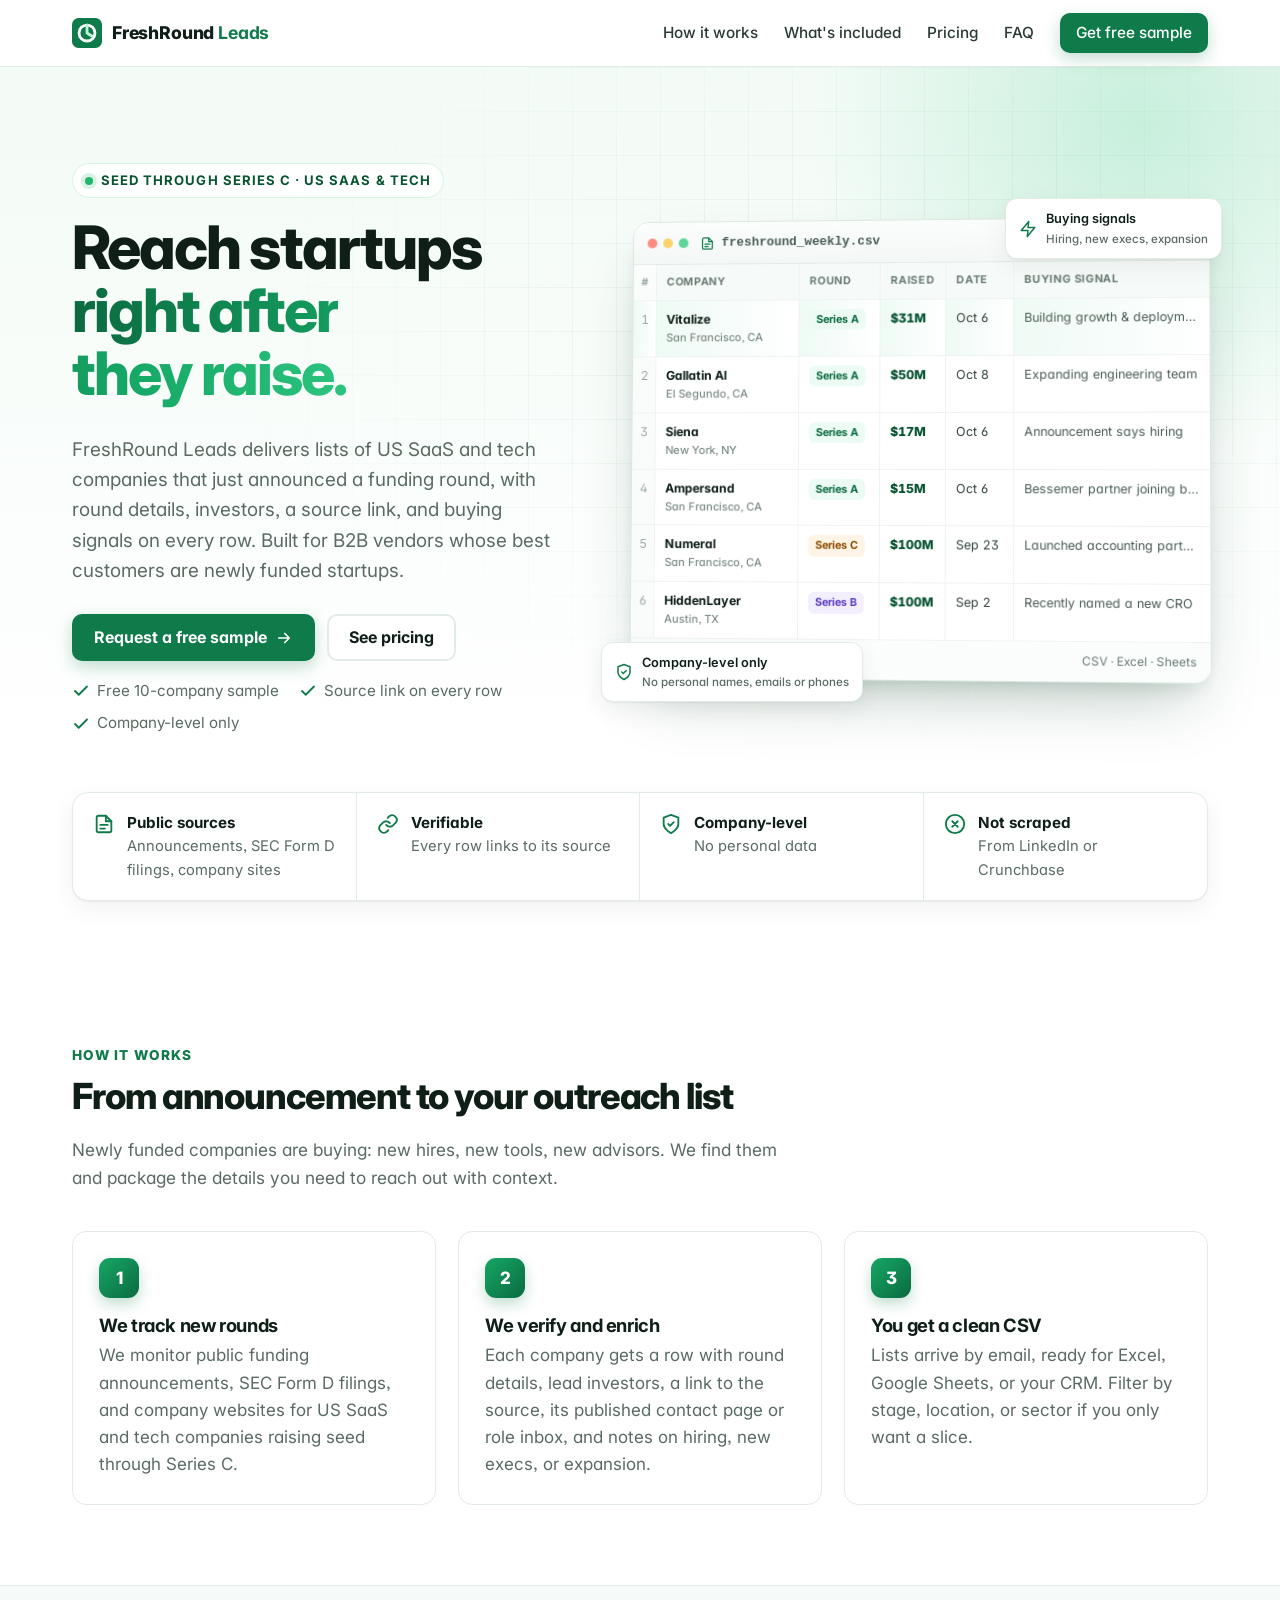
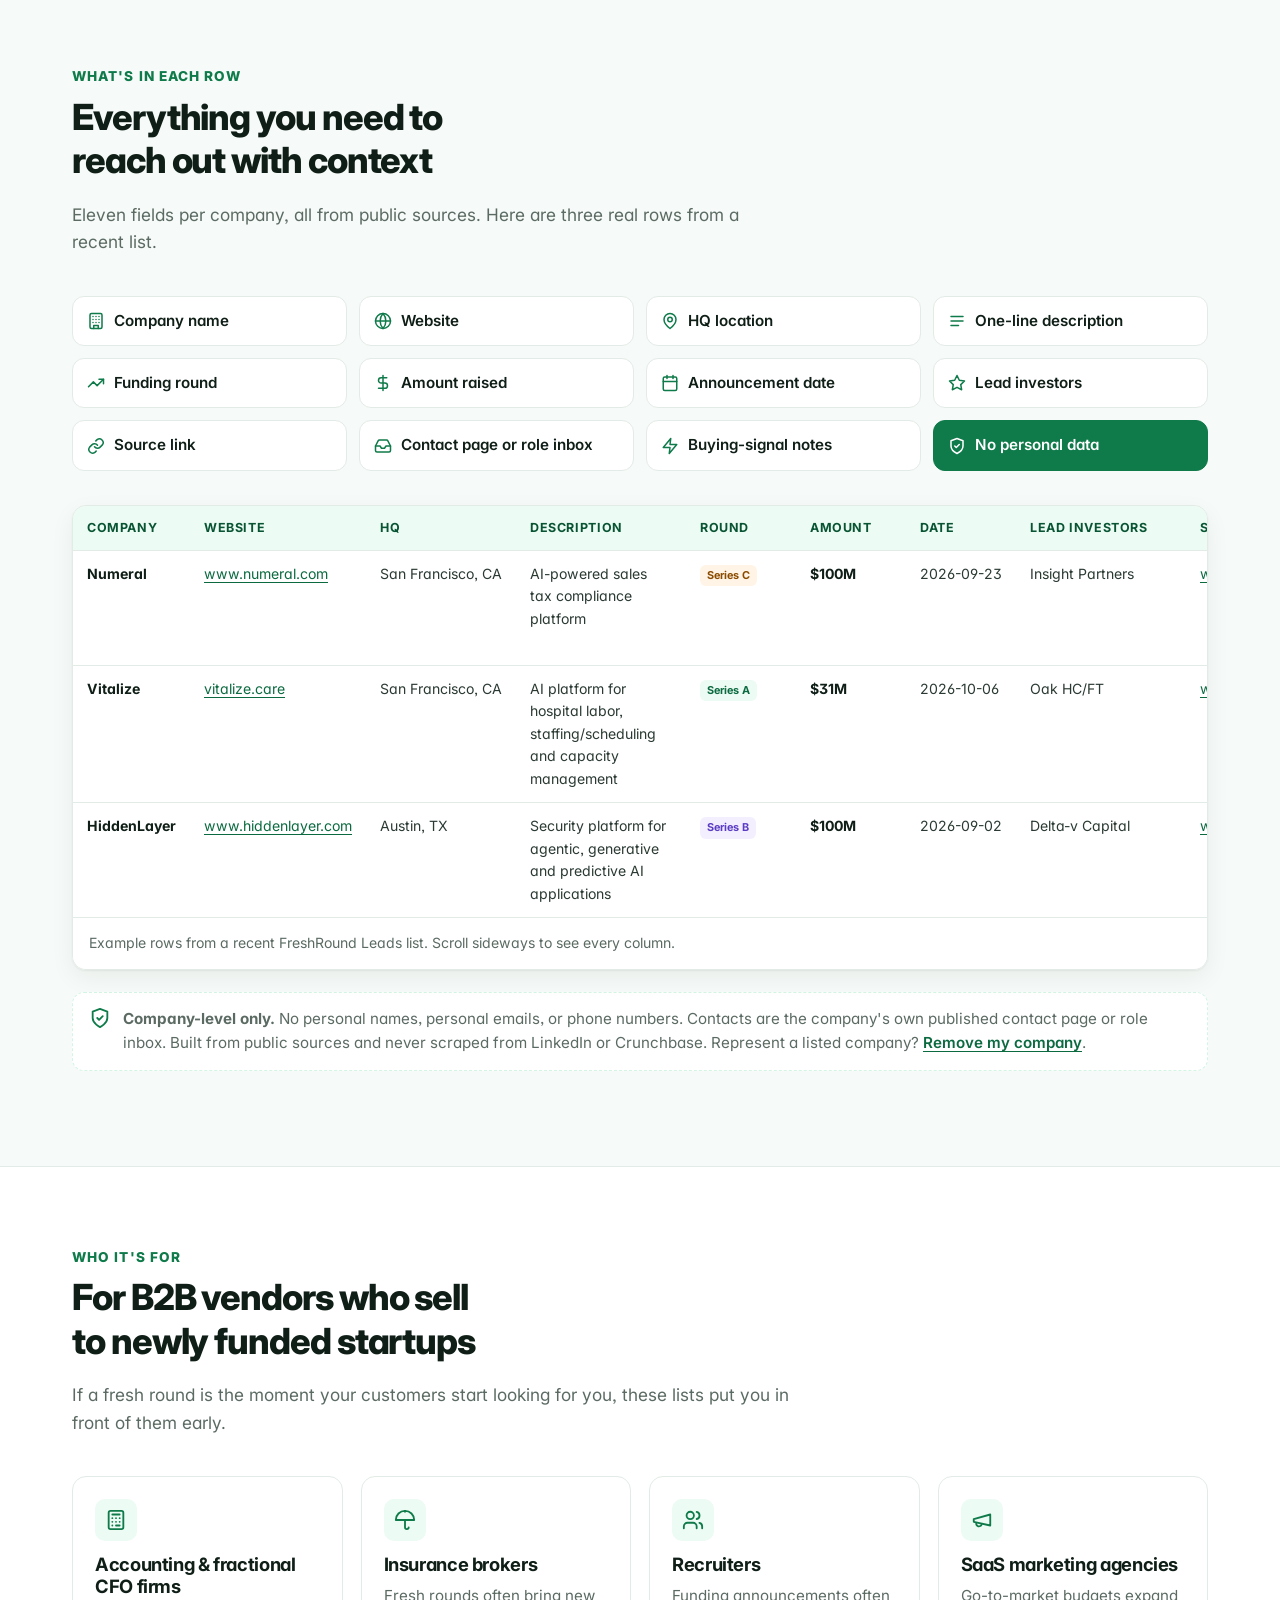
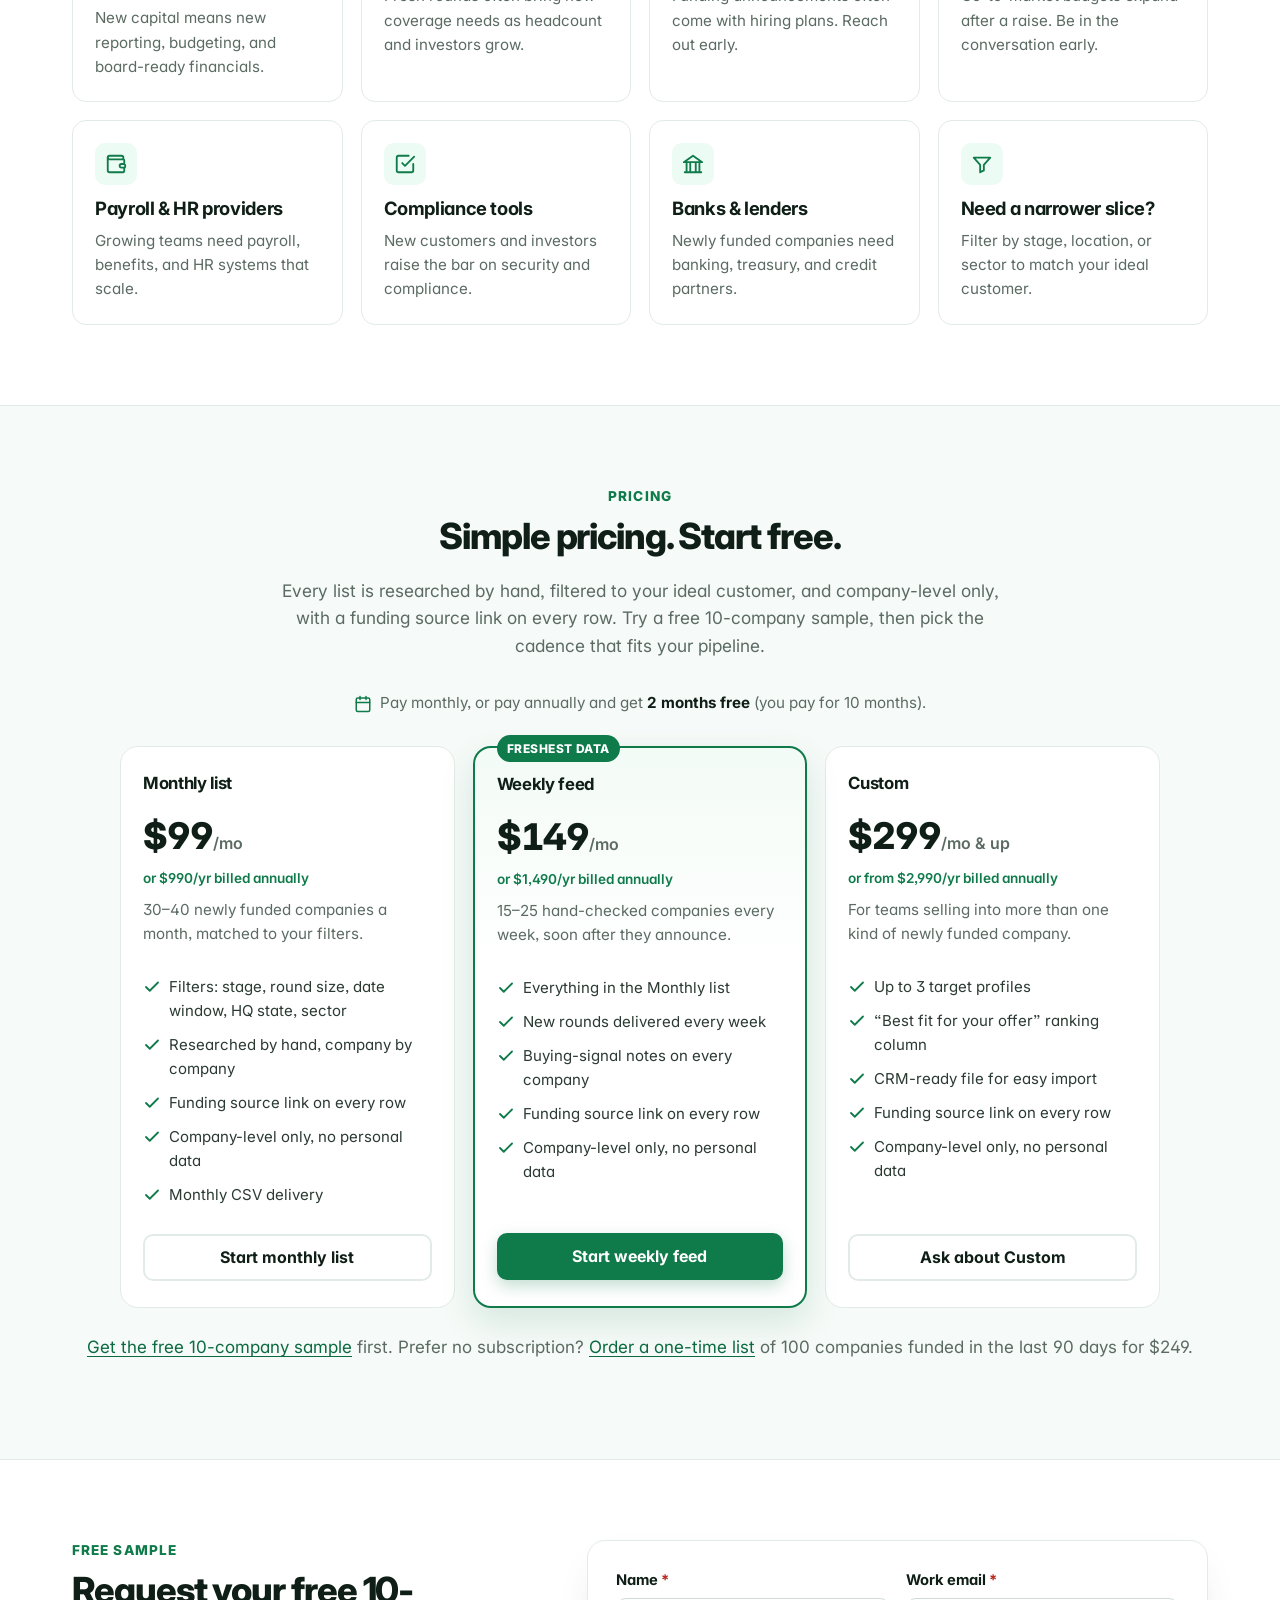
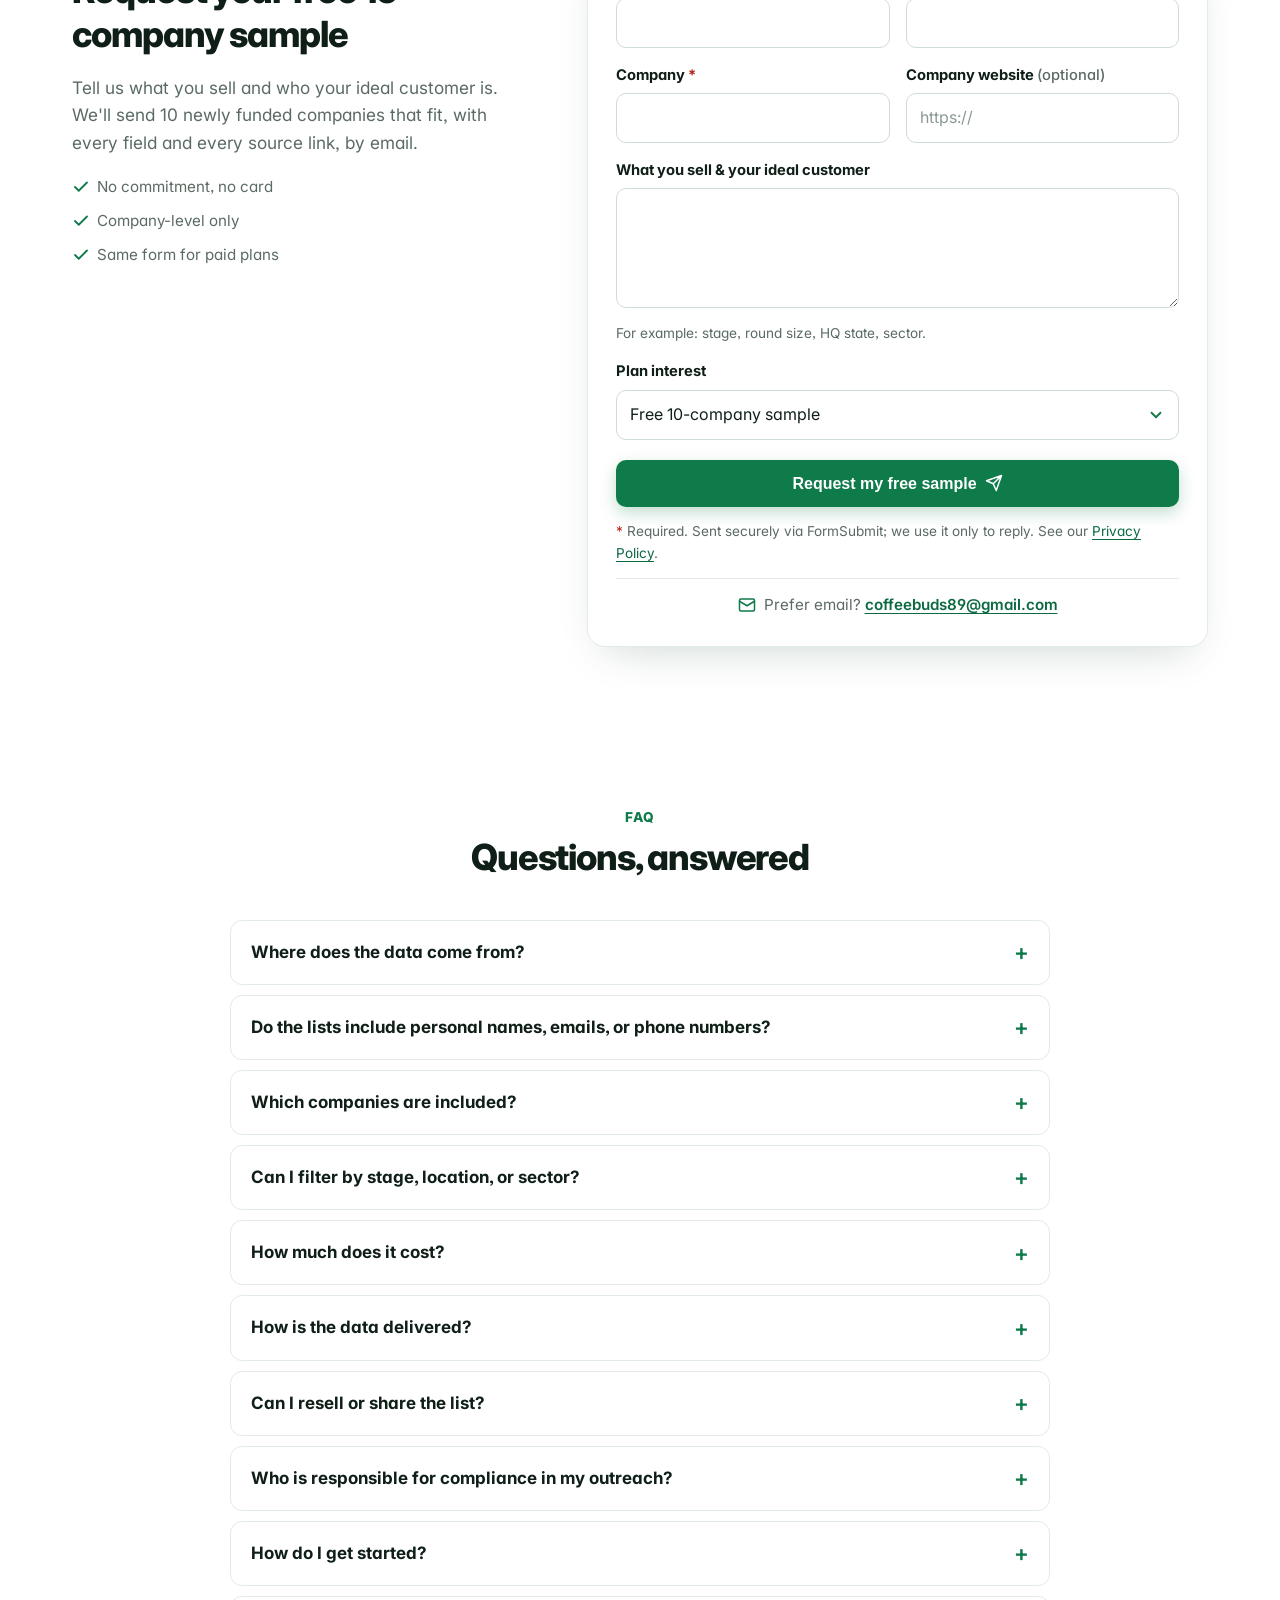
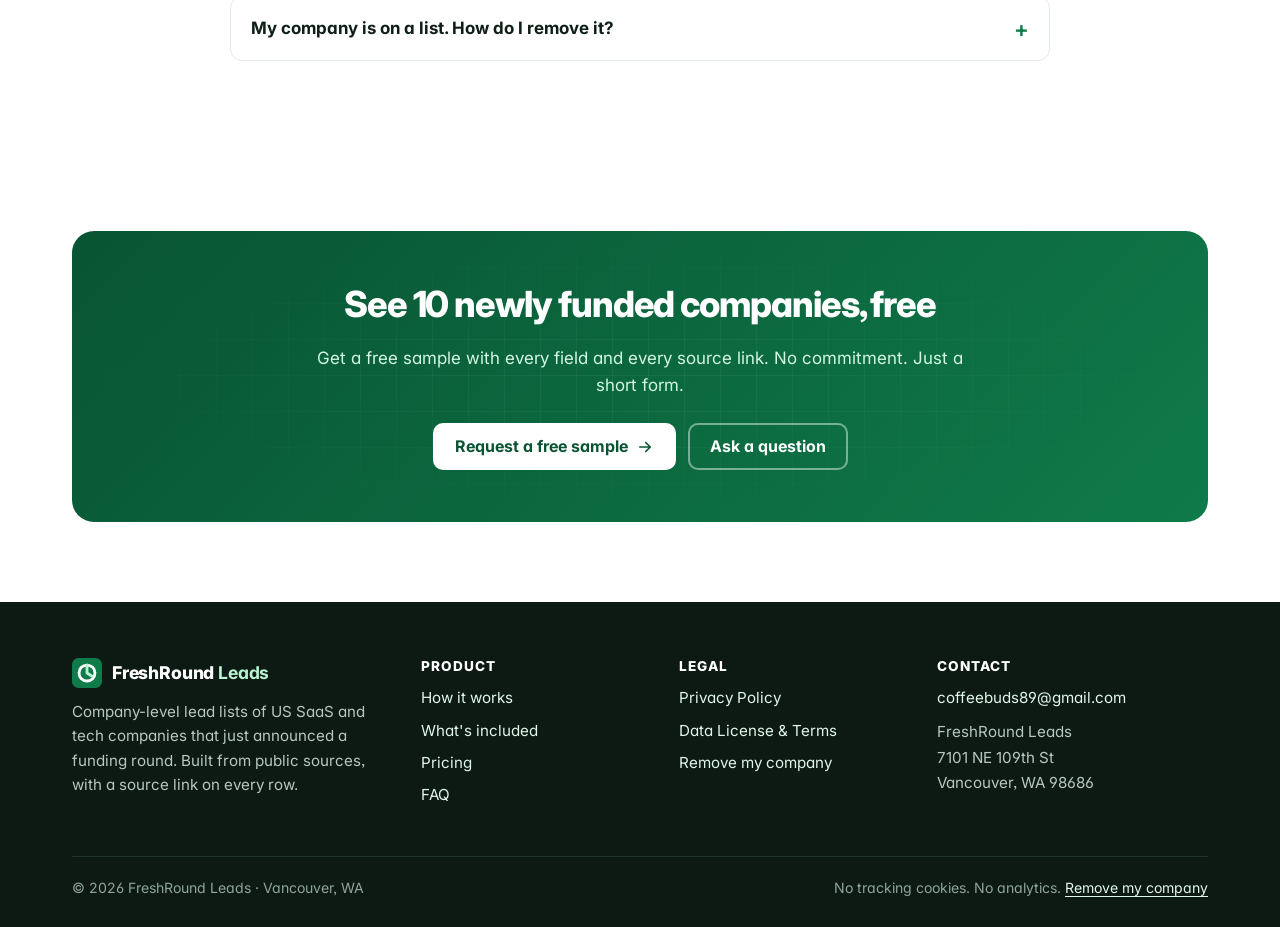
<file: index.html>
<!doctype html>
<html lang="en">
<head>
<meta charset="utf-8">
<meta name="viewport" content="width=device-width, initial-scale=1">
<script type="application/ld+json">{"@context": "https://schema.org", "@type": "Organization", "name": "FreshRound Leads", "url": "https://freshroundleads.com/", "email": "coffeebuds89@gmail.com", "logo": "https://freshroundleads.com/assets/apple-touch-icon.png", "address": {"@type": "PostalAddress", "streetAddress": "7101 NE 109th St", "addressLocality": "Vancouver", "addressRegion": "WA", "postalCode": "98686", "addressCountry": "US"}}</script>
<script type="application/ld+json">{"@context": "https://schema.org", "@type": "FAQPage", "mainEntity": [{"@type": "Question", "name": "Where does the data come from?", "acceptedAnswer": {"@type": "Answer", "text": "Only public sources: funding announcements and press releases, SEC Form D filings, and the companies' own websites. Every row includes a link to the announcement it came from, so you can verify it yourself. We do not scrape LinkedIn or Crunchbase."}}, {"@type": "Question", "name": "Do the lists include personal names, emails, or phone numbers?", "acceptedAnswer": {"@type": "Answer", "text": "No. FreshRound Leads is company-level only. For contact, each row lists the company's published contact page or a role inbox the company lists on its own site (for example a sales@ or support@ address). There are no personal names, personal emails, or phone numbers."}}, {"@type": "Question", "name": "Which companies are included?", "acceptedAnswer": {"@type": "Answer", "text": "US-based SaaS and tech companies that have just announced a funding round, from seed through Series C."}}, {"@type": "Question", "name": "Can I filter by stage, location, or sector?", "acceptedAnswer": {"@type": "Answer", "text": "Yes. Every subscription list is matched to your filters: funding stage, round size, date window, HQ state, and sector. If you sell to more than one type of company, the Custom plan covers up to 3 target profiles. Email us your criteria and we'll reply with what's possible."}}, {"@type": "Question", "name": "How much does it cost?", "acceptedAnswer": {"@type": "Answer", "text": "The Monthly list is $99/month, the Weekly feed is $149/month, and Custom plans start at $299/month. Pay annually and you get 2 months free: $990/year, $1,490/year, or from $2,990/year. A one-time list of 100 companies funded in the last 90 days is $249, and the 10-company sample is free."}}, {"@type": "Question", "name": "How is the data delivered?", "acceptedAnswer": {"@type": "Answer", "text": "As a CSV file sent by email. It opens in Excel or Google Sheets and imports into any CRM. The Custom plan includes a CRM-ready file."}}, {"@type": "Question", "name": "Can I resell or share the list?", "acceptedAnswer": {"@type": "Answer", "text": "No. Lists are licensed for your own internal use and outreach. Resale and redistribution aren't allowed. See the Data License & Terms."}}, {"@type": "Question", "name": "Who is responsible for compliance in my outreach?", "acceptedAnswer": {"@type": "Answer", "text": "You are. If you contact companies on the list, you're responsible for following CAN-SPAM, the TCPA, and any other laws that apply to your outreach. Details are in the Data License & Terms."}}, {"@type": "Question", "name": "How do I get started?", "acceptedAnswer": {"@type": "Answer", "text": "Request the free 10-company sample with the short form on this page. If it fits, reply to our email with the plan you want and we'll take it from there."}}, {"@type": "Question", "name": "My company is on a list. How do I remove it?", "acceptedAnswer": {"@type": "Answer", "text": "Email coffeebuds89@gmail.com with the subject \"Remove my company\" and your company's name and website. We'll take it out of future lists. More detail is in our Privacy Policy."}}]}</script>
<title>FreshRound Leads | Lead lists of newly funded US SaaS companies</title>
<meta name="description" content="Company-level lead lists of US SaaS and tech companies that just raised seed through Series C. Built from public sources, with a source link on every row. Free 10-company sample.">
<link rel="canonical" href="https://freshroundleads.com/">
<meta name="theme-color" content="#0f7a4a">
<meta name="author" content="FreshRound Leads">
<meta property="og:type" content="website">
<meta property="og:site_name" content="FreshRound Leads">
<meta property="og:title" content="FreshRound Leads | Lead lists of newly funded US SaaS companies">
<meta property="og:description" content="Company-level lead lists of US SaaS and tech companies that just raised seed through Series C. Built from public sources, with a source link on every row. Free 10-company sample.">
<meta property="og:url" content="https://freshroundleads.com/">
<meta property="og:image" content="https://freshroundleads.com/assets/og-image.png">
<meta property="og:image:width" content="1200">
<meta property="og:image:height" content="630">
<meta property="og:image:alt" content="FreshRound Leads: lead lists of newly funded US SaaS and tech companies">
<meta name="twitter:card" content="summary_large_image">
<meta name="twitter:title" content="FreshRound Leads | Lead lists of newly funded US SaaS companies">
<meta name="twitter:description" content="Company-level lead lists of US SaaS and tech companies that just raised seed through Series C. Built from public sources, with a source link on every row. Free 10-company sample.">
<meta name="twitter:image" content="https://freshroundleads.com/assets/og-image.png">
<link rel="icon" href="assets/favicon.svg" type="image/svg+xml">
<link rel="apple-touch-icon" href="assets/apple-touch-icon.png">
<link rel="preconnect" href="https://fonts.googleapis.com">
<link rel="preconnect" href="https://fonts.gstatic.com" crossorigin>
<link href="https://fonts.googleapis.com/css2?family=Inter:wght@400;500;600;700;800&amp;display=swap" rel="stylesheet">
<link rel="stylesheet" href="assets/styles.css">
<script>document.documentElement.classList.add('js')</script>
</head>
<body>
<a class="skip-link" href="#main">Skip to content</a>
<svg xmlns="http://www.w3.org/2000/svg" style="display:none" aria-hidden="true">
<symbol id="i-check" viewBox="0 0 24 24" fill="none" stroke="currentColor" stroke-width="2.4" stroke-linecap="round" stroke-linejoin="round"><path d="M20 6 9 17l-5-5"/></symbol>
<symbol id="i-file" viewBox="0 0 24 24" fill="none" stroke="currentColor" stroke-width="2" stroke-linecap="round" stroke-linejoin="round"><path d="M14 3H6a2 2 0 0 0-2 2v14a2 2 0 0 0 2 2h12a2 2 0 0 0 2-2V9z"/><path d="M14 3v6h6M8 13h8M8 17h5"/></symbol>
<symbol id="i-link" viewBox="0 0 24 24" fill="none" stroke="currentColor" stroke-width="2" stroke-linecap="round" stroke-linejoin="round"><path d="M10 13a5 5 0 0 0 7.5.5l3-3a5 5 0 0 0-7-7l-1.7 1.7"/><path d="M14 11a5 5 0 0 0-7.5-.5l-3 3a5 5 0 0 0 7 7l1.7-1.7"/></symbol>
<symbol id="i-shield" viewBox="0 0 24 24" fill="none" stroke="currentColor" stroke-width="2" stroke-linecap="round" stroke-linejoin="round"><path d="M12 22s8-4 8-10V5l-8-3-8 3v7c0 6 8 10 8 10z"/><path d="m9 12 2 2 4-4"/></symbol>
<symbol id="i-building" viewBox="0 0 24 24" fill="none" stroke="currentColor" stroke-width="2" stroke-linecap="round" stroke-linejoin="round"><rect x="4" y="2" width="16" height="20" rx="2"/><path d="M9 22v-4h6v4M8 6h.01M16 6h.01M12 6h.01M12 10h.01M12 14h.01M16 10h.01M16 14h.01M8 10h.01M8 14h.01"/></symbol>
<symbol id="i-search" viewBox="0 0 24 24" fill="none" stroke="currentColor" stroke-width="2" stroke-linecap="round" stroke-linejoin="round"><circle cx="11" cy="11" r="7"/><path d="m21 21-4.3-4.3"/></symbol>
<symbol id="i-filter" viewBox="0 0 24 24" fill="none" stroke="currentColor" stroke-width="2" stroke-linecap="round" stroke-linejoin="round"><path d="M3 5h18l-7 8v6l-4 2v-8z"/></symbol>
<symbol id="i-send" viewBox="0 0 24 24" fill="none" stroke="currentColor" stroke-width="2" stroke-linecap="round" stroke-linejoin="round"><path d="M22 2 11 13M22 2l-7 20-4-9-9-4z"/></symbol>
<symbol id="i-mail" viewBox="0 0 24 24" fill="none" stroke="currentColor" stroke-width="2" stroke-linecap="round" stroke-linejoin="round"><rect x="2" y="4" width="20" height="16" rx="2"/><path d="m22 7-10 6L2 7"/></symbol>
<symbol id="i-calc" viewBox="0 0 24 24" fill="none" stroke="currentColor" stroke-width="2" stroke-linecap="round" stroke-linejoin="round"><rect x="4" y="2" width="16" height="20" rx="2"/><path d="M8 6h8M8 10h.01M12 10h.01M16 10h.01M8 14h.01M12 14h.01M16 14h.01M8 18h.01M12 18h4"/></symbol>
<symbol id="i-umbrella" viewBox="0 0 24 24" fill="none" stroke="currentColor" stroke-width="2" stroke-linecap="round" stroke-linejoin="round"><path d="M22 12a10 10 0 0 0-20 0z"/><path d="M12 12v8a2 2 0 0 0 4 0M12 2v1"/></symbol>
<symbol id="i-users" viewBox="0 0 24 24" fill="none" stroke="currentColor" stroke-width="2" stroke-linecap="round" stroke-linejoin="round"><path d="M16 21v-2a4 4 0 0 0-4-4H6a4 4 0 0 0-4 4v2"/><circle cx="9" cy="7" r="4"/><path d="M22 21v-2a4 4 0 0 0-3-3.9M16 3.1a4 4 0 0 1 0 7.8"/></symbol>
<symbol id="i-megaphone" viewBox="0 0 24 24" fill="none" stroke="currentColor" stroke-width="2" stroke-linecap="round" stroke-linejoin="round"><path d="m3 11 18-5v12L3 14z"/><path d="M11.6 16.8a3 3 0 1 1-5.8-1.6"/></symbol>
<symbol id="i-wallet" viewBox="0 0 24 24" fill="none" stroke="currentColor" stroke-width="2" stroke-linecap="round" stroke-linejoin="round"><path d="M20 7V5a2 2 0 0 0-2-2H5a2 2 0 0 0 0 4h15a1 1 0 0 1 1 1v4h-3a2 2 0 0 0 0 4h3a1 1 0 0 0 1-1v-2"/><path d="M3 5v14a2 2 0 0 0 2 2h15a1 1 0 0 0 1-1v-4"/></symbol>
<symbol id="i-check-square" viewBox="0 0 24 24" fill="none" stroke="currentColor" stroke-width="2" stroke-linecap="round" stroke-linejoin="round"><path d="m9 11 3 3L22 4"/><path d="M21 12v7a2 2 0 0 1-2 2H5a2 2 0 0 1-2-2V5a2 2 0 0 1 2-2h11"/></symbol>
<symbol id="i-bank" viewBox="0 0 24 24" fill="none" stroke="currentColor" stroke-width="2" stroke-linecap="round" stroke-linejoin="round"><path d="M3 21h18M5 21V10M19 21V10M9 21V10M15 21V10M2 10 12 3l10 7z"/></symbol>
<symbol id="i-globe" viewBox="0 0 24 24" fill="none" stroke="currentColor" stroke-width="2" stroke-linecap="round" stroke-linejoin="round"><circle cx="12" cy="12" r="10"/><path d="M2 12h20M12 2a15 15 0 0 1 0 20M12 2a15 15 0 0 0 0 20"/></symbol>
<symbol id="i-pin" viewBox="0 0 24 24" fill="none" stroke="currentColor" stroke-width="2" stroke-linecap="round" stroke-linejoin="round"><path d="M20 10c0 6-8 12-8 12s-8-6-8-12a8 8 0 0 1 16 0z"/><circle cx="12" cy="10" r="3"/></symbol>
<symbol id="i-text" viewBox="0 0 24 24" fill="none" stroke="currentColor" stroke-width="2" stroke-linecap="round" stroke-linejoin="round"><path d="M4 6h16M4 12h16M4 18h10"/></symbol>
<symbol id="i-trend" viewBox="0 0 24 24" fill="none" stroke="currentColor" stroke-width="2" stroke-linecap="round" stroke-linejoin="round"><path d="m22 7-8.5 8.5-5-5L2 17"/><path d="M16 7h6v6"/></symbol>
<symbol id="i-dollar" viewBox="0 0 24 24" fill="none" stroke="currentColor" stroke-width="2" stroke-linecap="round" stroke-linejoin="round"><path d="M12 2v20M17 5H9.5a3.5 3.5 0 0 0 0 7h5a3.5 3.5 0 0 1 0 7H6"/></symbol>
<symbol id="i-calendar" viewBox="0 0 24 24" fill="none" stroke="currentColor" stroke-width="2" stroke-linecap="round" stroke-linejoin="round"><rect x="3" y="4" width="18" height="18" rx="2"/><path d="M16 2v4M8 2v4M3 10h18"/></symbol>
<symbol id="i-star" viewBox="0 0 24 24" fill="none" stroke="currentColor" stroke-width="2" stroke-linecap="round" stroke-linejoin="round"><path d="m12 2 3.1 6.3 6.9 1-5 4.9 1.2 6.8L12 17.8 5.8 21l1.2-6.8-5-4.9 6.9-1z"/></symbol>
<symbol id="i-inbox" viewBox="0 0 24 24" fill="none" stroke="currentColor" stroke-width="2" stroke-linecap="round" stroke-linejoin="round"><path d="M22 12h-6l-2 3h-4l-2-3H2"/><path d="M5.5 5.1 2 12v6a2 2 0 0 0 2 2h16a2 2 0 0 0 2-2v-6l-3.5-6.9A2 2 0 0 0 16.8 4H7.2a2 2 0 0 0-1.7 1.1z"/></symbol>
<symbol id="i-zap" viewBox="0 0 24 24" fill="none" stroke="currentColor" stroke-width="2" stroke-linecap="round" stroke-linejoin="round"><path d="M13 2 3 14h9l-1 8 10-12h-9z"/></symbol>
<symbol id="i-x" viewBox="0 0 24 24" fill="none" stroke="currentColor" stroke-width="2" stroke-linecap="round" stroke-linejoin="round"><circle cx="12" cy="12" r="10"/><path d="m15 9-6 6M9 9l6 6"/></symbol>
<symbol id="i-arrow" viewBox="0 0 24 24" fill="none" stroke="currentColor" stroke-width="2.2" stroke-linecap="round" stroke-linejoin="round"><path d="M5 12h14M13 6l6 6-6 6"/></symbol>
</svg>
<header class="site-header">
  <div class="container header-inner">
    <a class="brand" href="index.html" aria-label="FreshRound Leads home"><img src="assets/favicon.svg" alt="" width="30" height="30"><span>FreshRound <b>Leads</b></span></a>
    <button class="nav-toggle" type="button" aria-expanded="false" aria-controls="site-nav" aria-label="Open menu">
      <svg viewBox="0 0 24 24" fill="none" stroke="currentColor" stroke-width="2" stroke-linecap="round" aria-hidden="true"><path d="M4 7h16M4 12h16M4 17h16"/></svg>
    </button>
    <nav id="site-nav" class="site-nav" aria-label="Main">
      <ul>
        <li><a href="index.html#how">How it works</a></li>
        <li><a href="index.html#data">What's included</a></li>
        <li><a href="index.html#pricing">Pricing</a></li>
        <li><a href="index.html#faq">FAQ</a></li>
        <li><a class="btn btn-primary btn-sm" href="#sample">Get free sample</a></li>
      </ul>
    </nav>
  </div>
</header>

<main id="main">
<section class="hero" aria-labelledby="hero-title">
  <div class="container hero-grid">
    <div>
      <span class="eyebrow">Seed through Series C &middot; US SaaS &amp; tech</span>
      <h1 id="hero-title">Reach startups <span class="accent">right after they raise.</span></h1>
      <p class="lead">FreshRound Leads delivers lists of US SaaS and tech companies that just announced a funding round, with round details, investors, a source link, and buying signals on every row. Built for B2B vendors whose best customers are newly funded startups.</p>
      <div class="hero-cta">
        <a class="btn btn-primary" href="#sample">Request a free sample <svg class="arr" aria-hidden="true" focusable="false"><use href="#i-arrow"/></svg></a>
        <a class="btn btn-ghost" href="#pricing">See pricing</a>
      </div>
      <ul class="hero-points">
        <li><svg class="check" aria-hidden="true" focusable="false"><use href="#i-check"/></svg>Free 10-company sample</li>
        <li><svg class="check" aria-hidden="true" focusable="false"><use href="#i-check"/></svg>Source link on every row</li>
        <li><svg class="check" aria-hidden="true" focusable="false"><use href="#i-check"/></svg>Company-level only</li>
      </ul>
    </div>
    <div class="hero-visual" role="img" aria-label="Preview of a FreshRound Leads spreadsheet listing recently funded companies such as Vitalize, Gallatin AI, Siena, Ampersand, Numeral and HiddenLayer, with round, amount, date and buying signal columns.">
      <div class="sheet" aria-hidden="true">
        <div class="sheet-bar"><div class="dots"><i></i><i></i><i></i></div><span class="sheet-file"><svg class="" aria-hidden="true" focusable="false"><use href="#i-file"/></svg>freshround_weekly.csv</span></div>
        <div class="sheet-grid">
<div class="h n">#</div><div class="h">Company</div><div class="h">Round</div><div class="h last-sm">Raised</div><div class="h hide-sm">Date</div><div class="h hide-sm">Buying signal</div>
<div class="n row-hl">1</div><div class="co row-hl">Vitalize<small>San Francisco, CA</small></div><div class="row-hl"><span class="tag a">Series A</span></div><div class="amt last-sm row-hl">$31M</div><div class="hide-sm row-hl">Oct 6</div><div class="sig hide-sm row-hl">Building growth &amp; deployment teams</div>
<div class="n">2</div><div class="co">Gallatin AI<small>El Segundo, CA</small></div><div class=""><span class="tag a">Series A</span></div><div class="amt last-sm">$50M</div><div class="hide-sm">Oct 8</div><div class="sig hide-sm">Expanding engineering team</div>
<div class="n">3</div><div class="co">Siena<small>New York, NY</small></div><div class=""><span class="tag a">Series A</span></div><div class="amt last-sm">$17M</div><div class="hide-sm">Oct 6</div><div class="sig hide-sm">Announcement says hiring</div>
<div class="n">4</div><div class="co">Ampersand<small>San Francisco, CA</small></div><div class=""><span class="tag a">Series A</span></div><div class="amt last-sm">$15M</div><div class="hide-sm">Oct 6</div><div class="sig hide-sm">Bessemer partner joining board</div>
<div class="n">5</div><div class="co">Numeral<small>San Francisco, CA</small></div><div class=""><span class="tag c">Series C</span></div><div class="amt last-sm">$100M</div><div class="hide-sm">Sep 23</div><div class="sig hide-sm">Launched accounting partner program</div>
<div class="n">6</div><div class="co">HiddenLayer<small>Austin, TX</small></div><div class=""><span class="tag b">Series B</span></div><div class="amt last-sm">$100M</div><div class="hide-sm">Sep 2</div><div class="sig hide-sm">Recently named a new CRO</div>
        </div>
        <div class="sheet-foot"><span class="src"><svg class="" aria-hidden="true" focusable="false"><use href="#i-link"/></svg>Every row links to its announcement</span><span>CSV &middot; Excel &middot; Sheets</span></div>
      </div>
      <div class="float-chip chip-1" aria-hidden="true"><svg class="" aria-hidden="true" focusable="false"><use href="#i-shield"/></svg><span>Company-level only<small>No personal names, emails or phones</small></span></div>
      <div class="float-chip chip-2" aria-hidden="true"><svg class="" aria-hidden="true" focusable="false"><use href="#i-zap"/></svg><span>Buying signals<small>Hiring, new execs, expansion</small></span></div>
    </div>
  </div>
  <div class="container">
    <div class="trust reveal">
      <div><svg class="" aria-hidden="true" focusable="false"><use href="#i-file"/></svg><span><strong>Public sources</strong>Announcements, SEC Form D filings, company sites</span></div>
      <div><svg class="" aria-hidden="true" focusable="false"><use href="#i-link"/></svg><span><strong>Verifiable</strong>Every row links to its source</span></div>
      <div><svg class="" aria-hidden="true" focusable="false"><use href="#i-shield"/></svg><span><strong>Company-level</strong>No personal data</span></div>
      <div><svg class="" aria-hidden="true" focusable="false"><use href="#i-x"/></svg><span><strong>Not scraped</strong>From LinkedIn or Crunchbase</span></div>
    </div>
  </div>
</section>

<section id="how" aria-labelledby="how-title">
  <div class="container">
    <div class="section-head reveal">
      <span class="kicker">How it works</span>
      <h2 id="how-title">From announcement to your outreach list</h2>
      <p>Newly funded companies are buying: new hires, new tools, new advisors. We find them and package the details you need to reach out with context.</p>
    </div>
    <ol class="steps">
      <li class="step reveal"><span class="num" aria-hidden="true">1</span><h3>We track new rounds</h3><p>We monitor public funding announcements, SEC Form D filings, and company websites for US SaaS and tech companies raising seed through Series C.</p></li>
      <li class="step reveal"><span class="num" aria-hidden="true">2</span><h3>We verify and enrich</h3><p>Each company gets a row with round details, lead investors, a link to the source, its published contact page or role inbox, and notes on hiring, new execs, or expansion.</p></li>
      <li class="step reveal"><span class="num" aria-hidden="true">3</span><h3>You get a clean CSV</h3><p>Lists arrive by email, ready for Excel, Google Sheets, or your CRM. Filter by stage, location, or sector if you only want a slice.</p></li>
    </ol>
  </div>
</section>

<section id="data" class="section-soft" aria-labelledby="data-title">
  <div class="container">
    <div class="section-head reveal">
      <span class="kicker">What's in each row</span>
      <h2 id="data-title">Everything you need to reach out with context</h2>
      <p>Eleven fields per company, all from public sources. Here are three real rows from a recent list.</p>
    </div>
    <ul class="fields reveal">
<li><svg class="" aria-hidden="true" focusable="false"><use href="#i-building"/></svg>Company name</li>
<li><svg class="" aria-hidden="true" focusable="false"><use href="#i-globe"/></svg>Website</li>
<li><svg class="" aria-hidden="true" focusable="false"><use href="#i-pin"/></svg>HQ location</li>
<li><svg class="" aria-hidden="true" focusable="false"><use href="#i-text"/></svg>One-line description</li>
<li><svg class="" aria-hidden="true" focusable="false"><use href="#i-trend"/></svg>Funding round</li>
<li><svg class="" aria-hidden="true" focusable="false"><use href="#i-dollar"/></svg>Amount raised</li>
<li><svg class="" aria-hidden="true" focusable="false"><use href="#i-calendar"/></svg>Announcement date</li>
<li><svg class="" aria-hidden="true" focusable="false"><use href="#i-star"/></svg>Lead investors</li>
<li><svg class="" aria-hidden="true" focusable="false"><use href="#i-link"/></svg>Source link</li>
<li><svg class="" aria-hidden="true" focusable="false"><use href="#i-inbox"/></svg>Contact page or role inbox</li>
<li><svg class="" aria-hidden="true" focusable="false"><use href="#i-zap"/></svg>Buying-signal notes</li>
<li class="field-note"><svg class="" aria-hidden="true" focusable="false"><use href="#i-shield"/></svg>No personal data</li>
    </ul>
    <div class="table-wrap reveal" tabindex="0" role="region" aria-labelledby="example-caption">
      <table>
        <caption id="example-caption">Example rows from a recent FreshRound Leads list.<span class="scroll-hint"> Scroll sideways to see every column.</span></caption>
        <thead><tr><th scope="col">Company</th><th scope="col">Website</th><th scope="col">HQ</th><th scope="col">Description</th><th scope="col">Round</th><th scope="col">Amount</th><th scope="col">Date</th><th scope="col">Lead investors</th><th scope="col">Source</th><th scope="col">Contact</th><th scope="col">Buying signals</th></tr></thead>
        <tbody>
<tr>
<td data-label="Company"><strong>Numeral</strong></td>
<td data-label="Website"><a href="https://www.numeral.com" rel="noopener" target="_blank">www.numeral.com<span class="sr-only"> (opens in new tab)</span></a></td>
<td class="nowrap" data-label="HQ">San Francisco, CA</td>
<td data-label="Description">AI-powered sales tax compliance platform</td>
<td class="nowrap" data-label="Round"><span class="tag c">Series C</span></td>
<td class="nowrap" data-label="Amount"><strong>$100M</strong></td>
<td class="nowrap" data-label="Date">2026-09-23</td>
<td data-label="Lead investors">Insight Partners</td>
<td data-label="Source"><a href="https://www.numeral.com/blog/series-c" rel="noopener" target="_blank">www.numeral.com<span class="sr-only"> (announcement, opens in new tab)</span></a></td>
<td data-label="Contact"><a href="https://www.numeral.com/demo" rel="noopener" target="_blank">www.numeral.com/demo<span class="sr-only"> (opens in new tab)</span></a></td>
<td data-label="Buying signals">Growing team across engineering, sales, marketing and product; launched accounting partner program; total funding $157M</td>
</tr>
<tr>
<td data-label="Company"><strong>Vitalize</strong></td>
<td data-label="Website"><a href="https://vitalize.care" rel="noopener" target="_blank">vitalize.care<span class="sr-only"> (opens in new tab)</span></a></td>
<td class="nowrap" data-label="HQ">San Francisco, CA</td>
<td data-label="Description">AI platform for hospital labor, staffing/scheduling and capacity management</td>
<td class="nowrap" data-label="Round"><span class="tag a">Series A</span></td>
<td class="nowrap" data-label="Amount"><strong>$31M</strong></td>
<td class="nowrap" data-label="Date">2026-10-06</td>
<td data-label="Lead investors">Oak HC/FT</td>
<td data-label="Source"><a href="https://www.oakhcft.com/news/vitalize-raises-31m-series-a-to-bring-air-traffic-control-to-healthcare" rel="noopener" target="_blank">www.oakhcft.com<span class="sr-only"> (announcement, opens in new tab)</span></a></td>
<td data-label="Contact"><a href="https://vitalize.care/contact" rel="noopener" target="_blank">vitalize.care/contact<span class="sr-only"> (opens in new tab)</span></a></td>
<td data-label="Buying signals">Building growth and deployment teams; investing in AI models for patient throughput</td>
</tr>
<tr>
<td data-label="Company"><strong>HiddenLayer</strong></td>
<td data-label="Website"><a href="https://www.hiddenlayer.com" rel="noopener" target="_blank">www.hiddenlayer.com<span class="sr-only"> (opens in new tab)</span></a></td>
<td class="nowrap" data-label="HQ">Austin, TX</td>
<td data-label="Description">Security platform for agentic, generative and predictive AI applications</td>
<td class="nowrap" data-label="Round"><span class="tag b">Series B</span></td>
<td class="nowrap" data-label="Amount"><strong>$100M</strong></td>
<td class="nowrap" data-label="Date">2026-09-02</td>
<td data-label="Lead investors">Delta-v Capital</td>
<td data-label="Source"><a href="https://www.hiddenlayer.com/news/hiddenlayer-100m-series-b-ai-security" rel="noopener" target="_blank">www.hiddenlayer.com<span class="sr-only"> (announcement, opens in new tab)</span></a></td>
<td data-label="Contact"><a href="https://www.hiddenlayer.com/contact-us" rel="noopener" target="_blank">www.hiddenlayer.com/contact-us<span class="sr-only"> (opens in new tab)</span></a></td>
<td data-label="Buying signals">Recently named a new CRO; &#x27;more hires on the way&#x27;; expanding channel and EMEA</td>
</tr>
        </tbody>
      </table>
    </div>
    <p class="compliance-note reveal"><svg class="" aria-hidden="true" focusable="false"><use href="#i-shield"/></svg><span><strong>Company-level only.</strong> No personal names, personal emails, or phone numbers. Contacts are the company's own published contact page or role inbox. Built from public sources and never scraped from LinkedIn or Crunchbase. Represent a listed company? <a href="privacy.html#remove">Remove my company</a>.</span></p>
  </div>
</section>

<section id="who" aria-labelledby="who-title">
  <div class="container">
    <div class="section-head reveal">
      <span class="kicker">Who it's for</span>
      <h2 id="who-title">For B2B vendors who sell to newly funded startups</h2>
      <p>If a fresh round is the moment your customers start looking for you, these lists put you in front of them early.</p>
    </div>
    <div class="audience">
<article class="aud reveal"><div class="ico"><svg class="" aria-hidden="true" focusable="false"><use href="#i-calc"/></svg></div><h3>Accounting &amp; fractional CFO firms</h3><p>New capital means new reporting, budgeting, and board-ready financials.</p></article>
<article class="aud reveal"><div class="ico"><svg class="" aria-hidden="true" focusable="false"><use href="#i-umbrella"/></svg></div><h3>Insurance brokers</h3><p>Fresh rounds often bring new coverage needs as headcount and investors grow.</p></article>
<article class="aud reveal"><div class="ico"><svg class="" aria-hidden="true" focusable="false"><use href="#i-users"/></svg></div><h3>Recruiters</h3><p>Funding announcements often come with hiring plans. Reach out early.</p></article>
<article class="aud reveal"><div class="ico"><svg class="" aria-hidden="true" focusable="false"><use href="#i-megaphone"/></svg></div><h3>SaaS marketing agencies</h3><p>Go-to-market budgets expand after a raise. Be in the conversation early.</p></article>
<article class="aud reveal"><div class="ico"><svg class="" aria-hidden="true" focusable="false"><use href="#i-wallet"/></svg></div><h3>Payroll &amp; HR providers</h3><p>Growing teams need payroll, benefits, and HR systems that scale.</p></article>
<article class="aud reveal"><div class="ico"><svg class="" aria-hidden="true" focusable="false"><use href="#i-check-square"/></svg></div><h3>Compliance tools</h3><p>New customers and investors raise the bar on security and compliance.</p></article>
<article class="aud reveal"><div class="ico"><svg class="" aria-hidden="true" focusable="false"><use href="#i-bank"/></svg></div><h3>Banks &amp; lenders</h3><p>Newly funded companies need banking, treasury, and credit partners.</p></article>
<article class="aud reveal"><div class="ico"><svg class="" aria-hidden="true" focusable="false"><use href="#i-filter"/></svg></div><h3>Need a narrower slice?</h3><p>Filter by stage, location, or sector to match your ideal customer.</p></article>
    </div>
  </div>
</section>

<section id="pricing" class="section-soft" aria-labelledby="pricing-title">
  <div class="container">
    <div class="section-head center reveal">
      <span class="kicker">Pricing</span>
      <h2 id="pricing-title">Simple pricing. Start free.</h2>
      <p>Every list is researched by hand, filtered to your ideal customer, and company-level only, with a funding source link on every row. Try a free 10-company sample, then pick the cadence that fits your pipeline.</p>
    </div>
    <p class="billing-note reveal"><svg class="" aria-hidden="true" focusable="false"><use href="#i-calendar"/></svg><span>Pay monthly, or pay annually and get <strong>2 months free</strong> (you pay for 10 months).</span></p>
    <div class="pricing">
<article class="plan reveal">
<h3>Monthly list</h3><p class="price">$99<span>/mo</span></p><p class="annual">or $990/yr billed annually</p><p class="desc">30&ndash;40 newly funded companies a month, matched to your filters.</p>
<ul><li><svg class="check" aria-hidden="true" focusable="false"><use href="#i-check"/></svg><span>Filters: stage, round size, date window, HQ state, sector</span></li><li><svg class="check" aria-hidden="true" focusable="false"><use href="#i-check"/></svg><span>Researched by hand, company by company</span></li><li><svg class="check" aria-hidden="true" focusable="false"><use href="#i-check"/></svg><span>Funding source link on every row</span></li><li><svg class="check" aria-hidden="true" focusable="false"><use href="#i-check"/></svg><span>Company-level only, no personal data</span></li><li><svg class="check" aria-hidden="true" focusable="false"><use href="#i-check"/></svg><span>Monthly CSV delivery</span></li></ul>
<a class="btn btn-ghost btn-block" href="#sample" data-plan="monthly">Start monthly list</a></article><article class="plan reveal featured"><span class="badge">Freshest data</span>
<h3>Weekly feed</h3><p class="price">$149<span>/mo</span></p><p class="annual">or $1,490/yr billed annually</p><p class="desc">15&ndash;25 hand-checked companies every week, soon after they announce.</p>
<ul><li><svg class="check" aria-hidden="true" focusable="false"><use href="#i-check"/></svg><span>Everything in the Monthly list</span></li><li><svg class="check" aria-hidden="true" focusable="false"><use href="#i-check"/></svg><span>New rounds delivered every week</span></li><li><svg class="check" aria-hidden="true" focusable="false"><use href="#i-check"/></svg><span>Buying-signal notes on every company</span></li><li><svg class="check" aria-hidden="true" focusable="false"><use href="#i-check"/></svg><span>Funding source link on every row</span></li><li><svg class="check" aria-hidden="true" focusable="false"><use href="#i-check"/></svg><span>Company-level only, no personal data</span></li></ul>
<a class="btn btn-primary btn-block" href="#sample" data-plan="weekly">Start weekly feed</a></article><article class="plan reveal">
<h3>Custom</h3><p class="price">$299<span>/mo &amp; up</span></p><p class="annual">or from $2,990/yr billed annually</p><p class="desc">For teams selling into more than one kind of newly funded company.</p>
<ul><li><svg class="check" aria-hidden="true" focusable="false"><use href="#i-check"/></svg><span>Up to 3 target profiles</span></li><li><svg class="check" aria-hidden="true" focusable="false"><use href="#i-check"/></svg><span>&ldquo;Best fit for your offer&rdquo; ranking column</span></li><li><svg class="check" aria-hidden="true" focusable="false"><use href="#i-check"/></svg><span>CRM-ready file for easy import</span></li><li><svg class="check" aria-hidden="true" focusable="false"><use href="#i-check"/></svg><span>Funding source link on every row</span></li><li><svg class="check" aria-hidden="true" focusable="false"><use href="#i-check"/></svg><span>Company-level only, no personal data</span></li></ul>
<a class="btn btn-ghost btn-block" href="#sample" data-plan="custom">Ask about Custom</a></article>
    </div>
    <p class="custom-note reveal"><a href="#sample">Get the free 10-company sample</a> first. Prefer no subscription? <a href="#sample" data-plan="onetime">Order a one-time list</a> of 100 companies funded in the last 90 days for $249.</p>
  </div>
</section>

<section id="sample" class="sample-section" aria-labelledby="sample-title">
  <div class="container sample-grid">
    <div class="sample-copy reveal">
      <span class="kicker">Free sample</span>
      <h2 id="sample-title">Request your free 10-company sample</h2>
      <p>Tell us what you sell and who your ideal customer is. We'll send 10 newly funded companies that fit, with every field and every source link, by email.</p>
      <ul class="hero-points sample-points">
        <li><svg class="check" aria-hidden="true" focusable="false"><use href="#i-check"/></svg>No commitment, no card</li>
        <li><svg class="check" aria-hidden="true" focusable="false"><use href="#i-check"/></svg>Company-level only</li>
        <li><svg class="check" aria-hidden="true" focusable="false"><use href="#i-check"/></svg>Same form for paid plans</li>
      </ul>
    </div>
    <form class="sample-form reveal" action="https://formsubmit.co/coffeebuds89@gmail.com" method="POST" accept-charset="UTF-8">
      <input type="hidden" name="_subject" value="FreshRound sample request">
      <input type="hidden" name="_template" value="table">
      <input type="hidden" name="_next" value="https://freshroundleads.com/thanks.html">
      <div class="hp" aria-hidden="true"><label for="f-honey">Leave this field empty</label><input type="text" id="f-honey" name="_honey" tabindex="-1" autocomplete="off"></div>
      <div class="form-row">
        <div class="field"><label for="f-name">Name <span class="req" aria-hidden="true">*</span></label><input id="f-name" name="name" type="text" autocomplete="name" required></div>
        <div class="field"><label for="f-email">Work email <span class="req" aria-hidden="true">*</span></label><input id="f-email" name="email" type="email" autocomplete="email" inputmode="email" required></div>
      </div>
      <div class="form-row">
        <div class="field"><label for="f-company">Company <span class="req" aria-hidden="true">*</span></label><input id="f-company" name="company" type="text" autocomplete="organization" required></div>
        <div class="field"><label for="f-website">Company website <span class="opt">(optional)</span></label><input id="f-website" name="website" type="text" inputmode="url" autocomplete="url" placeholder="https://"></div>
      </div>
      <div class="field"><label for="f-message">What you sell &amp; your ideal customer</label><textarea id="f-message" name="message" rows="4" aria-describedby="f-message-hint"></textarea><p class="hint" id="f-message-hint">For example: stage, round size, HQ state, sector.</p></div>
      <div class="field"><label for="f-plan">Plan interest</label><select id="f-plan" name="plan">
<option value="Free 10-company sample" data-plan="sample" selected>Free 10-company sample</option>
<option value="Monthly list ($99/mo)" data-plan="monthly">Monthly list ($99/mo)</option>
<option value="Weekly feed ($149/mo)" data-plan="weekly">Weekly feed ($149/mo)</option>
<option value="Custom ($299+/mo)" data-plan="custom">Custom ($299+/mo)</option>
<option value="One-time 90-day list ($249)" data-plan="onetime">One-time 90-day list ($249)</option>
      </select></div>
      <button class="btn btn-primary btn-block" type="submit">Request my free sample <svg class="arr" aria-hidden="true" focusable="false"><use href="#i-send"/></svg></button>
      <p class="form-note"><span class="req" aria-hidden="true">*</span> Required. Sent securely via FormSubmit; we use it only to reply. See our <a href="privacy.html#form">Privacy Policy</a>.</p>
      <p class="form-alt"><svg class="" aria-hidden="true" focusable="false"><use href="#i-mail"/></svg><span>Prefer email? <a href="mailto:coffeebuds89@gmail.com?subject=Free%2010-company%20sample%20request&amp;body=Hi%20Alex%2C%0A%0AI%27d%20like%20the%20free%2010-company%20sample%20from%20FreshRound%20Leads.%0A%0AWhat%20we%20sell%3A%20%0AStages%20/%20locations%20/%20sectors%20we%20care%20about%3A%20%0A%0AThanks%2C%0A">coffeebuds89@gmail.com</a></span></p>
    </form>
  </div>
</section>

<section id="faq" aria-labelledby="faq-title">
  <div class="container">
    <div class="section-head center reveal">
      <span class="kicker">FAQ</span>
      <h2 id="faq-title">Questions, answered</h2>
    </div>
    <div class="faq">
<details class="reveal"><summary>Where does the data come from?</summary><div class="answer"><p>Only public sources: funding announcements and press releases, SEC Form D filings, and the companies' own websites. Every row includes a link to the announcement it came from, so you can verify it yourself. We do not scrape LinkedIn or Crunchbase.</p></div></details>
<details class="reveal"><summary>Do the lists include personal names, emails, or phone numbers?</summary><div class="answer"><p>No. FreshRound Leads is company-level only. For contact, each row lists the company's published contact page or a role inbox the company lists on its own site (for example a sales@ or support@ address). There are no personal names, personal emails, or phone numbers.</p></div></details>
<details class="reveal"><summary>Which companies are included?</summary><div class="answer"><p>US-based SaaS and tech companies that have just announced a funding round, from seed through Series C.</p></div></details>
<details class="reveal"><summary>Can I filter by stage, location, or sector?</summary><div class="answer"><p>Yes. Every subscription list is matched to your filters: funding stage, round size, date window, HQ state, and sector. If you sell to more than one type of company, the Custom plan covers up to 3 target profiles. <a href="mailto:coffeebuds89@gmail.com?subject=Custom%20filter%20request&amp;body=Hi%20Alex%2C%0A%0AI%27d%20like%20a%20list%20filtered%20by%3A%0A-%20Stage%3A%20%0A-%20Round%20size%3A%20%0A-%20Date%20window%3A%20%0A-%20HQ%20state%3A%20%0A-%20Sector%3A%20%0A%0AThanks%2C%0A">Email us your criteria</a> and we'll reply with what's possible.</p></div></details>
<details class="reveal"><summary>How much does it cost?</summary><div class="answer"><p>The Monthly list is $99/month, the Weekly feed is $149/month, and Custom plans start at $299/month. Pay annually and you get 2 months free: $990/year, $1,490/year, or from $2,990/year. A one-time list of 100 companies funded in the last 90 days is $249, and the 10-company sample is free.</p></div></details>
<details class="reveal"><summary>How is the data delivered?</summary><div class="answer"><p>As a CSV file sent by email. It opens in Excel or Google Sheets and imports into any CRM. The Custom plan includes a CRM-ready file.</p></div></details>
<details class="reveal"><summary>Can I resell or share the list?</summary><div class="answer"><p>No. Lists are licensed for your own internal use and outreach. Resale and redistribution aren't allowed. See the <a href="terms.html">Data License &amp; Terms</a>.</p></div></details>
<details class="reveal"><summary>Who is responsible for compliance in my outreach?</summary><div class="answer"><p>You are. If you contact companies on the list, you're responsible for following CAN-SPAM, the TCPA, and any other laws that apply to your outreach. Details are in the <a href="terms.html">Data License &amp; Terms</a>.</p></div></details>
<details class="reveal"><summary>How do I get started?</summary><div class="answer"><p>Request the <a href="#sample">free 10-company sample</a> with the short form on this page. If it fits, reply to our email with the plan you want and we'll take it from there.</p></div></details>
<details class="reveal"><summary>My company is on a list. How do I remove it?</summary><div class="answer"><p>Email <a href="mailto:coffeebuds89@gmail.com?subject=Remove%20my%20company&amp;body=Hi%2C%0A%0APlease%20remove%20the%20following%20company%20from%20FreshRound%20Leads%20lists.%0A%0ACompany%20name%3A%20%0ACompany%20website%3A%20%0AMy%20role%20at%20the%20company%3A%20%0A%0AThanks%2C%0A">coffeebuds89@gmail.com</a> with the subject "Remove my company" and your company's name and website. We'll take it out of future lists. More detail is in our <a href="privacy.html#remove">Privacy Policy</a>.</p></div></details>
    </div>
  </div>
</section>

<section class="cta-section" aria-labelledby="cta-title">
  <div class="container">
    <div class="cta-band reveal">
      <h2 id="cta-title">See 10 newly funded companies, free</h2>
      <p>Get a free sample with every field and every source link. No commitment. Just a short form.</p>
      <div class="hero-cta">
        <a class="btn btn-primary" href="#sample">Request a free sample <svg class="arr" aria-hidden="true" focusable="false"><use href="#i-arrow"/></svg></a>
        <a class="btn btn-ghost" href="mailto:coffeebuds89@gmail.com?subject=Question%20about%20FreshRound%20Leads&amp;body=Hi%20Alex%2C%0A%0A">Ask a question</a>
      </div>
    </div>
  </div>
</section>
</main>
<footer class="site-footer">
  <div class="container">
    <div class="footer-grid">
      <div>
        <a class="brand" href="index.html"><img src="assets/favicon.svg" alt="" width="30" height="30"><span>FreshRound <b>Leads</b></span></a>
        <p>Company-level lead lists of US SaaS and tech companies that just announced a funding round. Built from public sources, with a source link on every row.</p>
      </div>
      <div>
        <h2>Product</h2>
        <ul>
          <li><a href="index.html#how">How it works</a></li>
          <li><a href="index.html#data">What's included</a></li>
          <li><a href="index.html#pricing">Pricing</a></li>
          <li><a href="index.html#faq">FAQ</a></li>
        </ul>
      </div>
      <div>
        <h2>Legal</h2>
        <ul>
          <li><a href="privacy.html">Privacy Policy</a></li>
          <li><a href="terms.html">Data License &amp; Terms</a></li>
          <li><a href="privacy.html#remove">Remove my company</a></li>
        </ul>
      </div>
      <div>
        <h2>Contact</h2>
        <ul>
          <li><a href="mailto:coffeebuds89@gmail.com">coffeebuds89@gmail.com</a></li>
        </ul>
        <address>FreshRound Leads<br>7101 NE 109th St<br>Vancouver, WA 98686</address>
      </div>
    </div>
    <div class="footer-bottom">
      <span>&copy; <span id="year">2026</span> FreshRound Leads &middot; Vancouver, WA</span>
      <span>No tracking cookies. No analytics. <a href="privacy.html#remove">Remove my company</a></span>
    </div>
  </div>
</footer>
<script src="assets/main.js" defer></script>
</body>
</html>
</file>
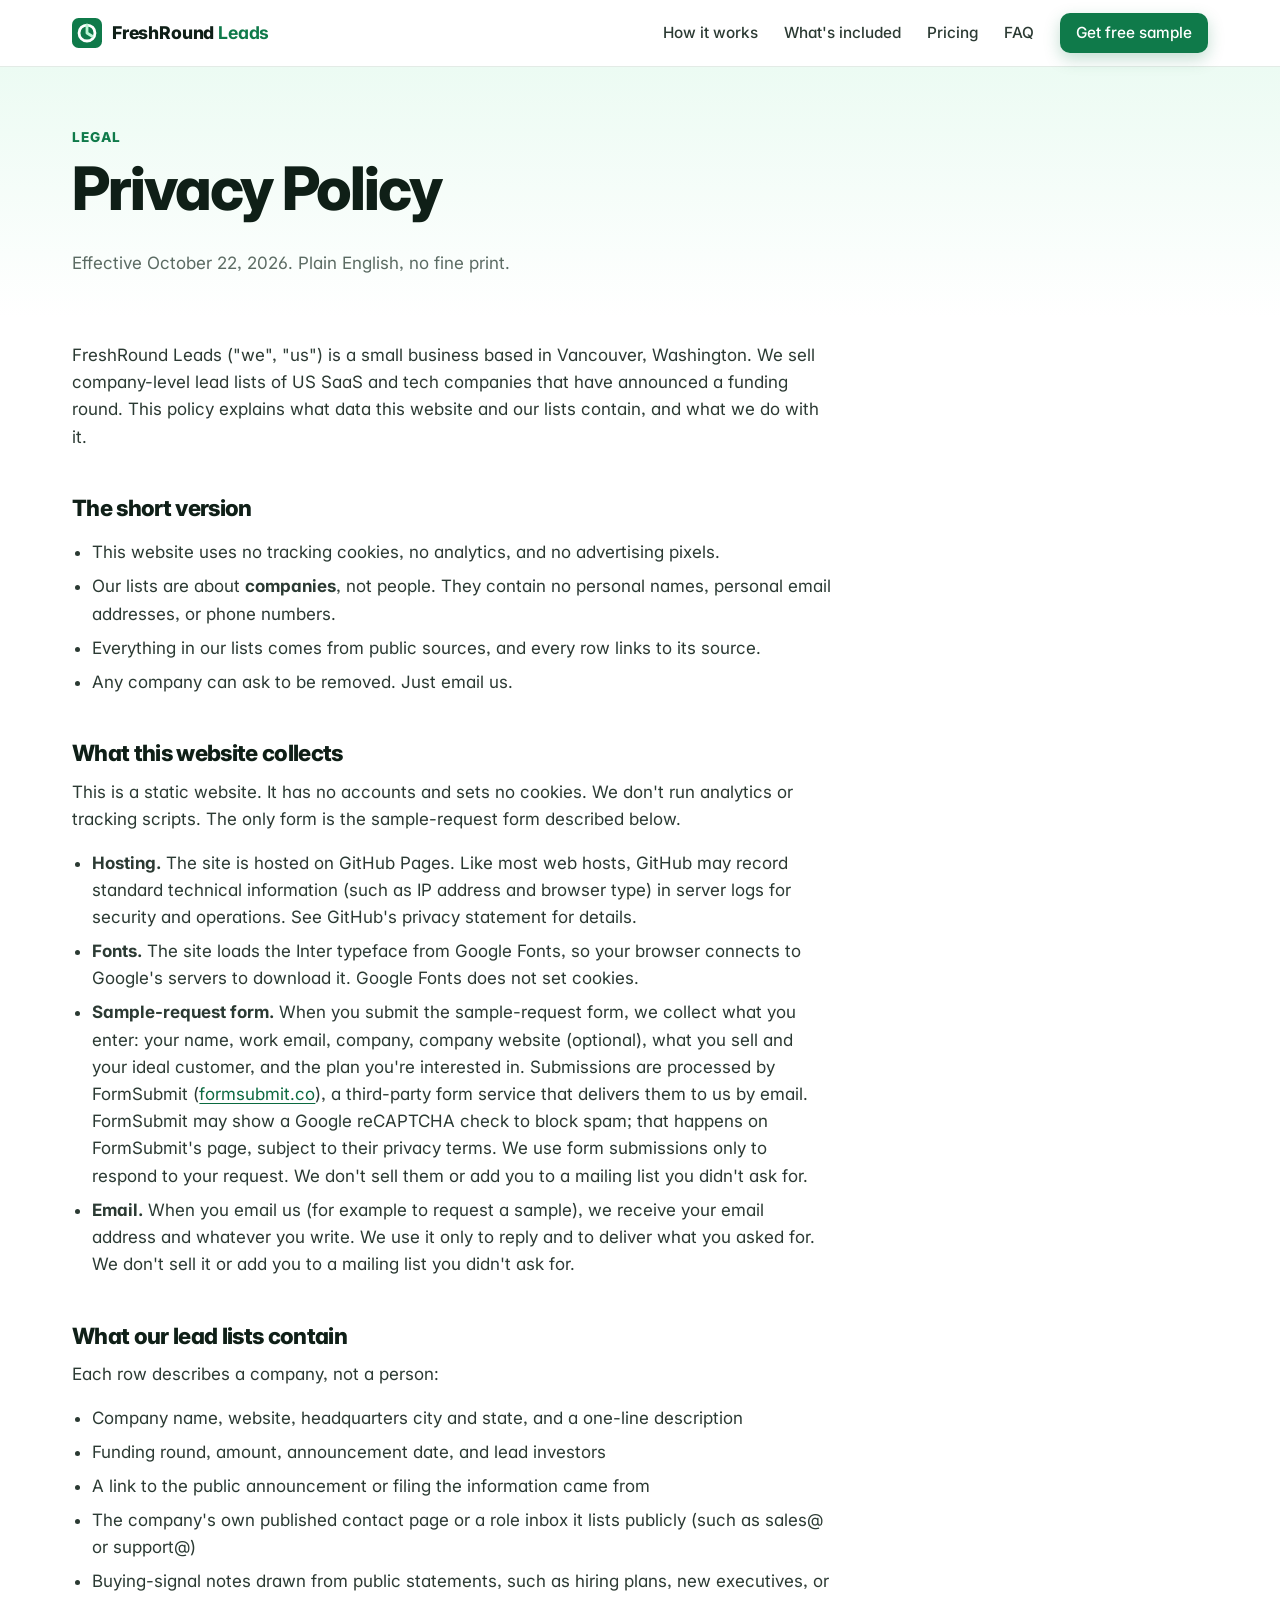
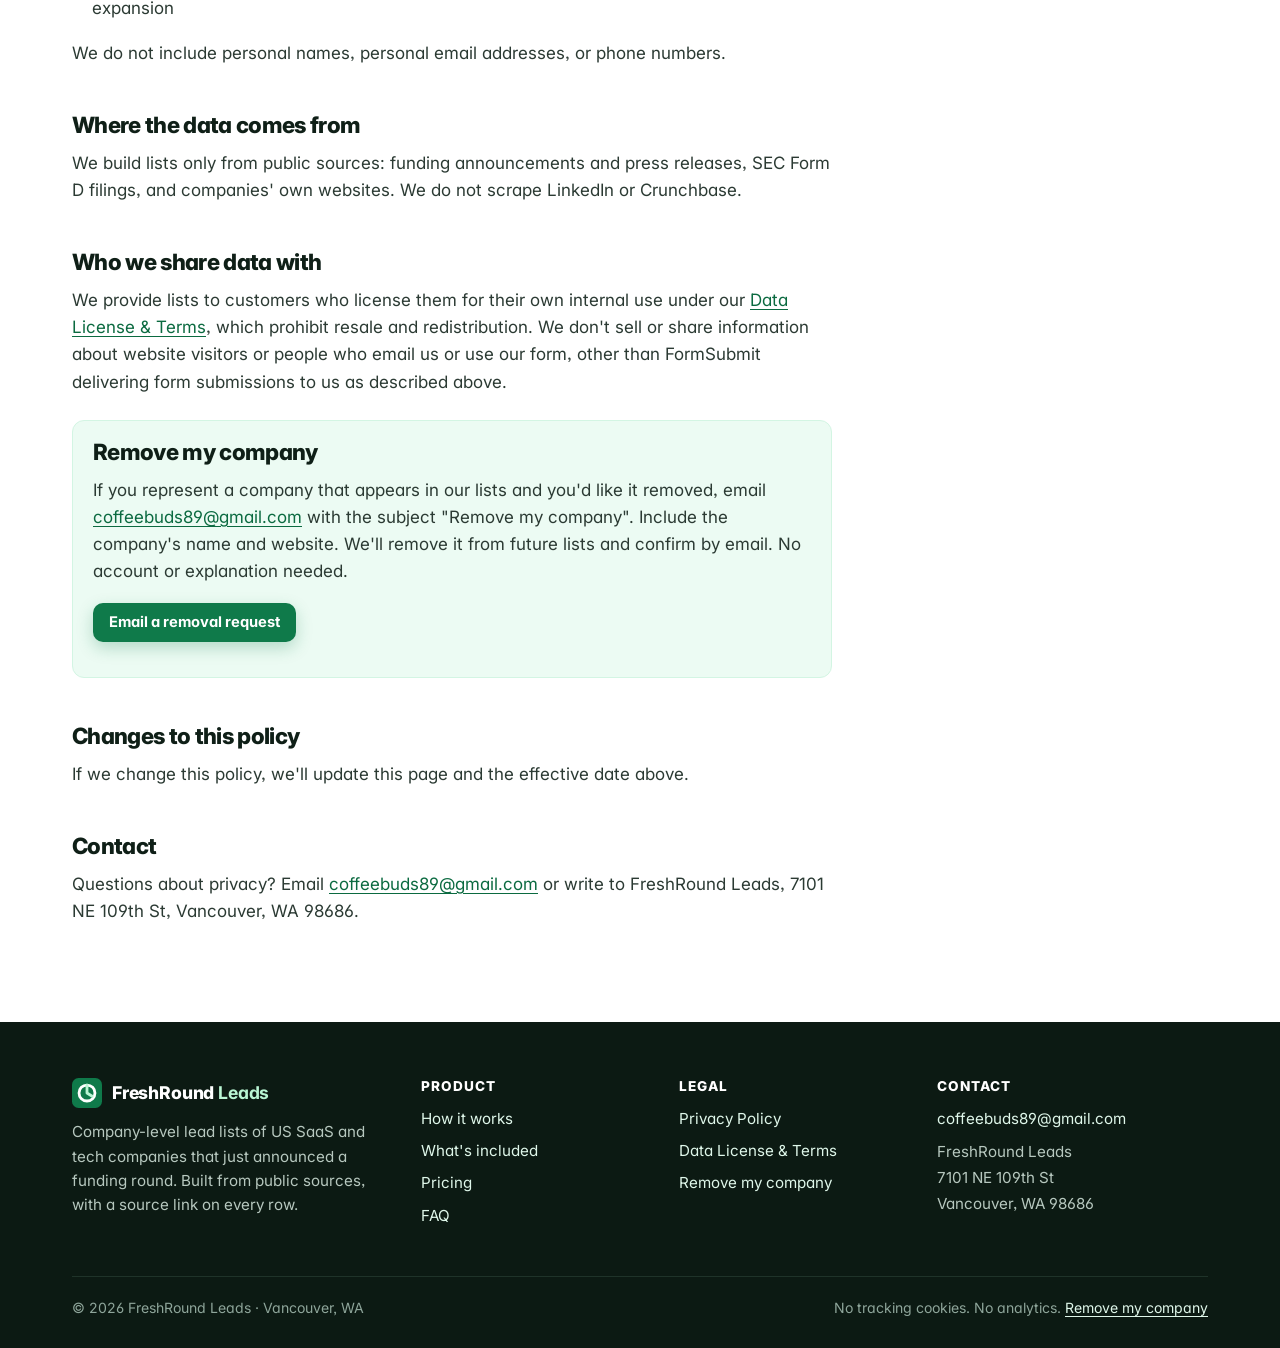
<file: privacy.html>
<!doctype html>
<html lang="en">
<head>
<meta charset="utf-8">
<meta name="viewport" content="width=device-width, initial-scale=1">
<title>Privacy Policy | FreshRound Leads</title>
<meta name="description" content="How FreshRound Leads handles data: company-level lists from public sources, no tracking cookies, and how to remove your company.">
<link rel="canonical" href="https://freshroundleads.com/privacy.html">
<meta name="theme-color" content="#0f7a4a">
<meta name="author" content="FreshRound Leads">
<meta property="og:type" content="website">
<meta property="og:site_name" content="FreshRound Leads">
<meta property="og:title" content="Privacy Policy | FreshRound Leads">
<meta property="og:description" content="How FreshRound Leads handles data: company-level lists from public sources, no tracking cookies, and how to remove your company.">
<meta property="og:url" content="https://freshroundleads.com/privacy.html">
<meta property="og:image" content="https://freshroundleads.com/assets/og-image.png">
<meta property="og:image:width" content="1200">
<meta property="og:image:height" content="630">
<meta property="og:image:alt" content="FreshRound Leads: lead lists of newly funded US SaaS and tech companies">
<meta name="twitter:card" content="summary_large_image">
<meta name="twitter:title" content="Privacy Policy | FreshRound Leads">
<meta name="twitter:description" content="How FreshRound Leads handles data: company-level lists from public sources, no tracking cookies, and how to remove your company.">
<meta name="twitter:image" content="https://freshroundleads.com/assets/og-image.png">
<link rel="icon" href="assets/favicon.svg" type="image/svg+xml">
<link rel="apple-touch-icon" href="assets/apple-touch-icon.png">
<link rel="preconnect" href="https://fonts.googleapis.com">
<link rel="preconnect" href="https://fonts.gstatic.com" crossorigin>
<link href="https://fonts.googleapis.com/css2?family=Inter:wght@400;500;600;700;800&amp;display=swap" rel="stylesheet">
<link rel="stylesheet" href="assets/styles.css">
<script>document.documentElement.classList.add('js')</script>
</head>
<body>
<a class="skip-link" href="#main">Skip to content</a>
<svg xmlns="http://www.w3.org/2000/svg" style="display:none" aria-hidden="true">
<symbol id="i-check" viewBox="0 0 24 24" fill="none" stroke="currentColor" stroke-width="2.4" stroke-linecap="round" stroke-linejoin="round"><path d="M20 6 9 17l-5-5"/></symbol>
<symbol id="i-file" viewBox="0 0 24 24" fill="none" stroke="currentColor" stroke-width="2" stroke-linecap="round" stroke-linejoin="round"><path d="M14 3H6a2 2 0 0 0-2 2v14a2 2 0 0 0 2 2h12a2 2 0 0 0 2-2V9z"/><path d="M14 3v6h6M8 13h8M8 17h5"/></symbol>
<symbol id="i-link" viewBox="0 0 24 24" fill="none" stroke="currentColor" stroke-width="2" stroke-linecap="round" stroke-linejoin="round"><path d="M10 13a5 5 0 0 0 7.5.5l3-3a5 5 0 0 0-7-7l-1.7 1.7"/><path d="M14 11a5 5 0 0 0-7.5-.5l-3 3a5 5 0 0 0 7 7l1.7-1.7"/></symbol>
<symbol id="i-shield" viewBox="0 0 24 24" fill="none" stroke="currentColor" stroke-width="2" stroke-linecap="round" stroke-linejoin="round"><path d="M12 22s8-4 8-10V5l-8-3-8 3v7c0 6 8 10 8 10z"/><path d="m9 12 2 2 4-4"/></symbol>
<symbol id="i-building" viewBox="0 0 24 24" fill="none" stroke="currentColor" stroke-width="2" stroke-linecap="round" stroke-linejoin="round"><rect x="4" y="2" width="16" height="20" rx="2"/><path d="M9 22v-4h6v4M8 6h.01M16 6h.01M12 6h.01M12 10h.01M12 14h.01M16 10h.01M16 14h.01M8 10h.01M8 14h.01"/></symbol>
<symbol id="i-search" viewBox="0 0 24 24" fill="none" stroke="currentColor" stroke-width="2" stroke-linecap="round" stroke-linejoin="round"><circle cx="11" cy="11" r="7"/><path d="m21 21-4.3-4.3"/></symbol>
<symbol id="i-filter" viewBox="0 0 24 24" fill="none" stroke="currentColor" stroke-width="2" stroke-linecap="round" stroke-linejoin="round"><path d="M3 5h18l-7 8v6l-4 2v-8z"/></symbol>
<symbol id="i-send" viewBox="0 0 24 24" fill="none" stroke="currentColor" stroke-width="2" stroke-linecap="round" stroke-linejoin="round"><path d="M22 2 11 13M22 2l-7 20-4-9-9-4z"/></symbol>
<symbol id="i-mail" viewBox="0 0 24 24" fill="none" stroke="currentColor" stroke-width="2" stroke-linecap="round" stroke-linejoin="round"><rect x="2" y="4" width="20" height="16" rx="2"/><path d="m22 7-10 6L2 7"/></symbol>
<symbol id="i-calc" viewBox="0 0 24 24" fill="none" stroke="currentColor" stroke-width="2" stroke-linecap="round" stroke-linejoin="round"><rect x="4" y="2" width="16" height="20" rx="2"/><path d="M8 6h8M8 10h.01M12 10h.01M16 10h.01M8 14h.01M12 14h.01M16 14h.01M8 18h.01M12 18h4"/></symbol>
<symbol id="i-umbrella" viewBox="0 0 24 24" fill="none" stroke="currentColor" stroke-width="2" stroke-linecap="round" stroke-linejoin="round"><path d="M22 12a10 10 0 0 0-20 0z"/><path d="M12 12v8a2 2 0 0 0 4 0M12 2v1"/></symbol>
<symbol id="i-users" viewBox="0 0 24 24" fill="none" stroke="currentColor" stroke-width="2" stroke-linecap="round" stroke-linejoin="round"><path d="M16 21v-2a4 4 0 0 0-4-4H6a4 4 0 0 0-4 4v2"/><circle cx="9" cy="7" r="4"/><path d="M22 21v-2a4 4 0 0 0-3-3.9M16 3.1a4 4 0 0 1 0 7.8"/></symbol>
<symbol id="i-megaphone" viewBox="0 0 24 24" fill="none" stroke="currentColor" stroke-width="2" stroke-linecap="round" stroke-linejoin="round"><path d="m3 11 18-5v12L3 14z"/><path d="M11.6 16.8a3 3 0 1 1-5.8-1.6"/></symbol>
<symbol id="i-wallet" viewBox="0 0 24 24" fill="none" stroke="currentColor" stroke-width="2" stroke-linecap="round" stroke-linejoin="round"><path d="M20 7V5a2 2 0 0 0-2-2H5a2 2 0 0 0 0 4h15a1 1 0 0 1 1 1v4h-3a2 2 0 0 0 0 4h3a1 1 0 0 0 1-1v-2"/><path d="M3 5v14a2 2 0 0 0 2 2h15a1 1 0 0 0 1-1v-4"/></symbol>
<symbol id="i-check-square" viewBox="0 0 24 24" fill="none" stroke="currentColor" stroke-width="2" stroke-linecap="round" stroke-linejoin="round"><path d="m9 11 3 3L22 4"/><path d="M21 12v7a2 2 0 0 1-2 2H5a2 2 0 0 1-2-2V5a2 2 0 0 1 2-2h11"/></symbol>
<symbol id="i-bank" viewBox="0 0 24 24" fill="none" stroke="currentColor" stroke-width="2" stroke-linecap="round" stroke-linejoin="round"><path d="M3 21h18M5 21V10M19 21V10M9 21V10M15 21V10M2 10 12 3l10 7z"/></symbol>
<symbol id="i-globe" viewBox="0 0 24 24" fill="none" stroke="currentColor" stroke-width="2" stroke-linecap="round" stroke-linejoin="round"><circle cx="12" cy="12" r="10"/><path d="M2 12h20M12 2a15 15 0 0 1 0 20M12 2a15 15 0 0 0 0 20"/></symbol>
<symbol id="i-pin" viewBox="0 0 24 24" fill="none" stroke="currentColor" stroke-width="2" stroke-linecap="round" stroke-linejoin="round"><path d="M20 10c0 6-8 12-8 12s-8-6-8-12a8 8 0 0 1 16 0z"/><circle cx="12" cy="10" r="3"/></symbol>
<symbol id="i-text" viewBox="0 0 24 24" fill="none" stroke="currentColor" stroke-width="2" stroke-linecap="round" stroke-linejoin="round"><path d="M4 6h16M4 12h16M4 18h10"/></symbol>
<symbol id="i-trend" viewBox="0 0 24 24" fill="none" stroke="currentColor" stroke-width="2" stroke-linecap="round" stroke-linejoin="round"><path d="m22 7-8.5 8.5-5-5L2 17"/><path d="M16 7h6v6"/></symbol>
<symbol id="i-dollar" viewBox="0 0 24 24" fill="none" stroke="currentColor" stroke-width="2" stroke-linecap="round" stroke-linejoin="round"><path d="M12 2v20M17 5H9.5a3.5 3.5 0 0 0 0 7h5a3.5 3.5 0 0 1 0 7H6"/></symbol>
<symbol id="i-calendar" viewBox="0 0 24 24" fill="none" stroke="currentColor" stroke-width="2" stroke-linecap="round" stroke-linejoin="round"><rect x="3" y="4" width="18" height="18" rx="2"/><path d="M16 2v4M8 2v4M3 10h18"/></symbol>
<symbol id="i-star" viewBox="0 0 24 24" fill="none" stroke="currentColor" stroke-width="2" stroke-linecap="round" stroke-linejoin="round"><path d="m12 2 3.1 6.3 6.9 1-5 4.9 1.2 6.8L12 17.8 5.8 21l1.2-6.8-5-4.9 6.9-1z"/></symbol>
<symbol id="i-inbox" viewBox="0 0 24 24" fill="none" stroke="currentColor" stroke-width="2" stroke-linecap="round" stroke-linejoin="round"><path d="M22 12h-6l-2 3h-4l-2-3H2"/><path d="M5.5 5.1 2 12v6a2 2 0 0 0 2 2h16a2 2 0 0 0 2-2v-6l-3.5-6.9A2 2 0 0 0 16.8 4H7.2a2 2 0 0 0-1.7 1.1z"/></symbol>
<symbol id="i-zap" viewBox="0 0 24 24" fill="none" stroke="currentColor" stroke-width="2" stroke-linecap="round" stroke-linejoin="round"><path d="M13 2 3 14h9l-1 8 10-12h-9z"/></symbol>
<symbol id="i-x" viewBox="0 0 24 24" fill="none" stroke="currentColor" stroke-width="2" stroke-linecap="round" stroke-linejoin="round"><circle cx="12" cy="12" r="10"/><path d="m15 9-6 6M9 9l6 6"/></symbol>
<symbol id="i-arrow" viewBox="0 0 24 24" fill="none" stroke="currentColor" stroke-width="2.2" stroke-linecap="round" stroke-linejoin="round"><path d="M5 12h14M13 6l6 6-6 6"/></symbol>
</svg>
<header class="site-header">
  <div class="container header-inner">
    <a class="brand" href="index.html" aria-label="FreshRound Leads home"><img src="assets/favicon.svg" alt="" width="30" height="30"><span>FreshRound <b>Leads</b></span></a>
    <button class="nav-toggle" type="button" aria-expanded="false" aria-controls="site-nav" aria-label="Open menu">
      <svg viewBox="0 0 24 24" fill="none" stroke="currentColor" stroke-width="2" stroke-linecap="round" aria-hidden="true"><path d="M4 7h16M4 12h16M4 17h16"/></svg>
    </button>
    <nav id="site-nav" class="site-nav" aria-label="Main">
      <ul>
        <li><a href="index.html#how">How it works</a></li>
        <li><a href="index.html#data">What's included</a></li>
        <li><a href="index.html#pricing">Pricing</a></li>
        <li><a href="index.html#faq">FAQ</a></li>
        <li><a class="btn btn-primary btn-sm" href="index.html#sample">Get free sample</a></li>
      </ul>
    </nav>
  </div>
</header>

<main id="main">
<div class="page-hero"><div class="container"><span class="kicker">Legal</span><h1>Privacy Policy</h1><p>Effective October 22, 2026. Plain English, no fine print.</p></div></div>
<div class="container"><article class="prose">
<p>FreshRound Leads ("we", "us") is a small business based in Vancouver, Washington. We sell company-level lead lists of US SaaS and tech companies that have announced a funding round. This policy explains what data this website and our lists contain, and what we do with it.</p>

<h2>The short version</h2>
<ul>
<li>This website uses no tracking cookies, no analytics, and no advertising pixels.</li>
<li>Our lists are about <strong>companies</strong>, not people. They contain no personal names, personal email addresses, or phone numbers.</li>
<li>Everything in our lists comes from public sources, and every row links to its source.</li>
<li>Any company can ask to be removed. Just email us.</li>
</ul>

<h2>What this website collects</h2>
<p>This is a static website. It has no accounts and sets no cookies. We don't run analytics or tracking scripts. The only form is the sample-request form described below.</p>
<ul>
<li><strong>Hosting.</strong> The site is hosted on GitHub Pages. Like most web hosts, GitHub may record standard technical information (such as IP address and browser type) in server logs for security and operations. See GitHub's privacy statement for details.</li>
<li><strong>Fonts.</strong> The site loads the Inter typeface from Google Fonts, so your browser connects to Google's servers to download it. Google Fonts does not set cookies.</li>
<li id="form"><strong>Sample-request form.</strong> When you submit the sample-request form, we collect what you enter: your name, work email, company, company website (optional), what you sell and your ideal customer, and the plan you're interested in. Submissions are processed by FormSubmit (<a href="https://formsubmit.co" rel="noopener">formsubmit.co</a>), a third-party form service that delivers them to us by email. FormSubmit may show a Google reCAPTCHA check to block spam; that happens on FormSubmit's page, subject to their privacy terms. We use form submissions only to respond to your request. We don't sell them or add you to a mailing list you didn't ask for.</li>
<li><strong>Email.</strong> When you email us (for example to request a sample), we receive your email address and whatever you write. We use it only to reply and to deliver what you asked for. We don't sell it or add you to a mailing list you didn't ask for.</li>
</ul>

<h2>What our lead lists contain</h2>
<p>Each row describes a company, not a person:</p>
<ul>
<li>Company name, website, headquarters city and state, and a one-line description</li>
<li>Funding round, amount, announcement date, and lead investors</li>
<li>A link to the public announcement or filing the information came from</li>
<li>The company's own published contact page or a role inbox it lists publicly (such as sales@ or support@)</li>
<li>Buying-signal notes drawn from public statements, such as hiring plans, new executives, or expansion</li>
</ul>
<p>We do not include personal names, personal email addresses, or phone numbers.</p>

<h2>Where the data comes from</h2>
<p>We build lists only from public sources: funding announcements and press releases, SEC Form D filings, and companies' own websites. We do not scrape LinkedIn or Crunchbase.</p>

<h2>Who we share data with</h2>
<p>We provide lists to customers who license them for their own internal use under our <a href="terms.html">Data License &amp; Terms</a>, which prohibit resale and redistribution. We don't sell or share information about website visitors or people who email us or use our form, other than FormSubmit delivering form submissions to us as described above.</p>

<div class="callout" id="remove">
<h2>Remove my company</h2>
<p>If you represent a company that appears in our lists and you'd like it removed, email <a href="mailto:coffeebuds89@gmail.com?subject=Remove%20my%20company&amp;body=Hi%2C%0A%0APlease%20remove%20the%20following%20company%20from%20FreshRound%20Leads%20lists.%0A%0ACompany%20name%3A%20%0ACompany%20website%3A%20%0AMy%20role%20at%20the%20company%3A%20%0A%0AThanks%2C%0A">coffeebuds89@gmail.com</a> with the subject "Remove my company". Include the company's name and website. We'll remove it from future lists and confirm by email. No account or explanation needed.</p>
<p><a class="btn btn-primary btn-sm" href="mailto:coffeebuds89@gmail.com?subject=Remove%20my%20company&amp;body=Hi%2C%0A%0APlease%20remove%20the%20following%20company%20from%20FreshRound%20Leads%20lists.%0A%0ACompany%20name%3A%20%0ACompany%20website%3A%20%0AMy%20role%20at%20the%20company%3A%20%0A%0AThanks%2C%0A">Email a removal request</a></p>
</div>

<h2>Changes to this policy</h2>
<p>If we change this policy, we'll update this page and the effective date above.</p>

<h2>Contact</h2>
<p>Questions about privacy? Email <a href="mailto:coffeebuds89@gmail.com">coffeebuds89@gmail.com</a> or write to FreshRound Leads, 7101 NE 109th St, Vancouver, WA 98686.</p>
</article></div>
</main>
<footer class="site-footer">
  <div class="container">
    <div class="footer-grid">
      <div>
        <a class="brand" href="index.html"><img src="assets/favicon.svg" alt="" width="30" height="30"><span>FreshRound <b>Leads</b></span></a>
        <p>Company-level lead lists of US SaaS and tech companies that just announced a funding round. Built from public sources, with a source link on every row.</p>
      </div>
      <div>
        <h2>Product</h2>
        <ul>
          <li><a href="index.html#how">How it works</a></li>
          <li><a href="index.html#data">What's included</a></li>
          <li><a href="index.html#pricing">Pricing</a></li>
          <li><a href="index.html#faq">FAQ</a></li>
        </ul>
      </div>
      <div>
        <h2>Legal</h2>
        <ul>
          <li><a href="privacy.html">Privacy Policy</a></li>
          <li><a href="terms.html">Data License &amp; Terms</a></li>
          <li><a href="privacy.html#remove">Remove my company</a></li>
        </ul>
      </div>
      <div>
        <h2>Contact</h2>
        <ul>
          <li><a href="mailto:coffeebuds89@gmail.com">coffeebuds89@gmail.com</a></li>
        </ul>
        <address>FreshRound Leads<br>7101 NE 109th St<br>Vancouver, WA 98686</address>
      </div>
    </div>
    <div class="footer-bottom">
      <span>&copy; <span id="year">2026</span> FreshRound Leads &middot; Vancouver, WA</span>
      <span>No tracking cookies. No analytics. <a href="privacy.html#remove">Remove my company</a></span>
    </div>
  </div>
</footer>
<script src="assets/main.js" defer></script>
</body>
</html>
</file>
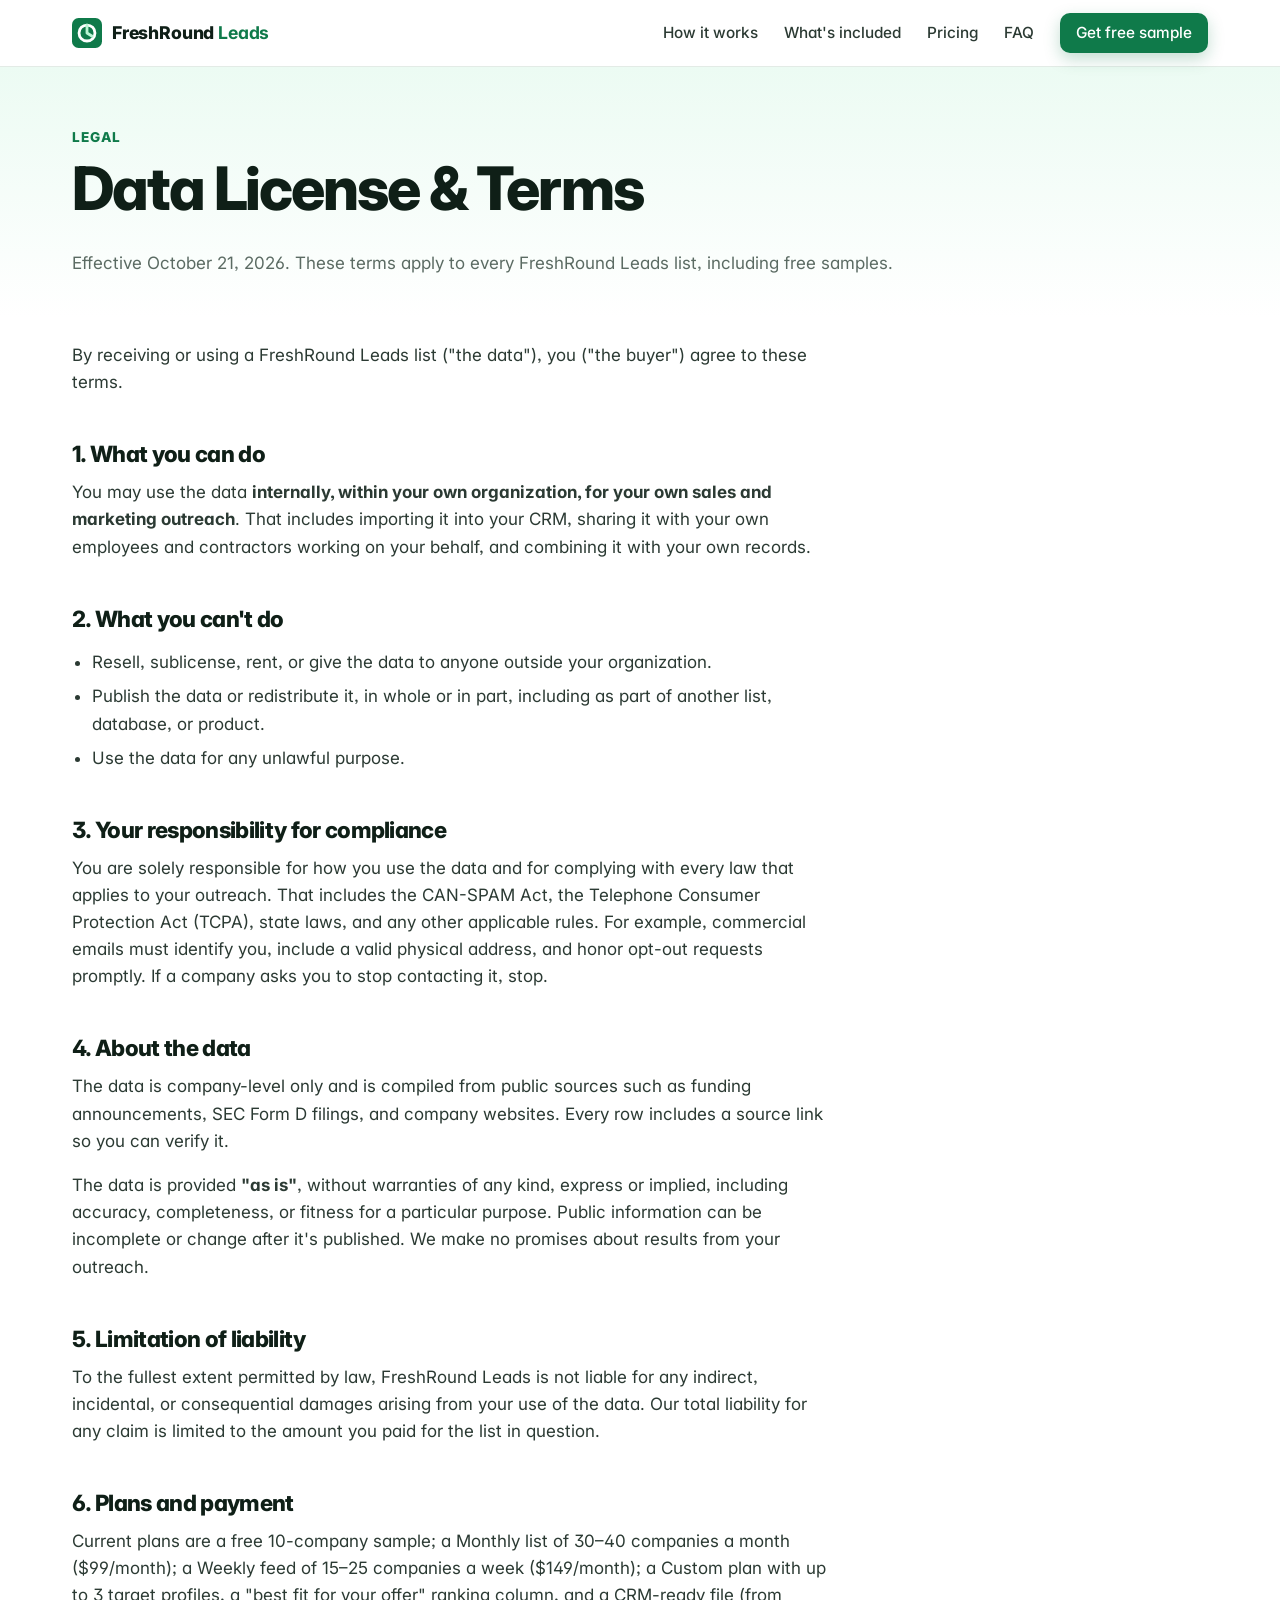
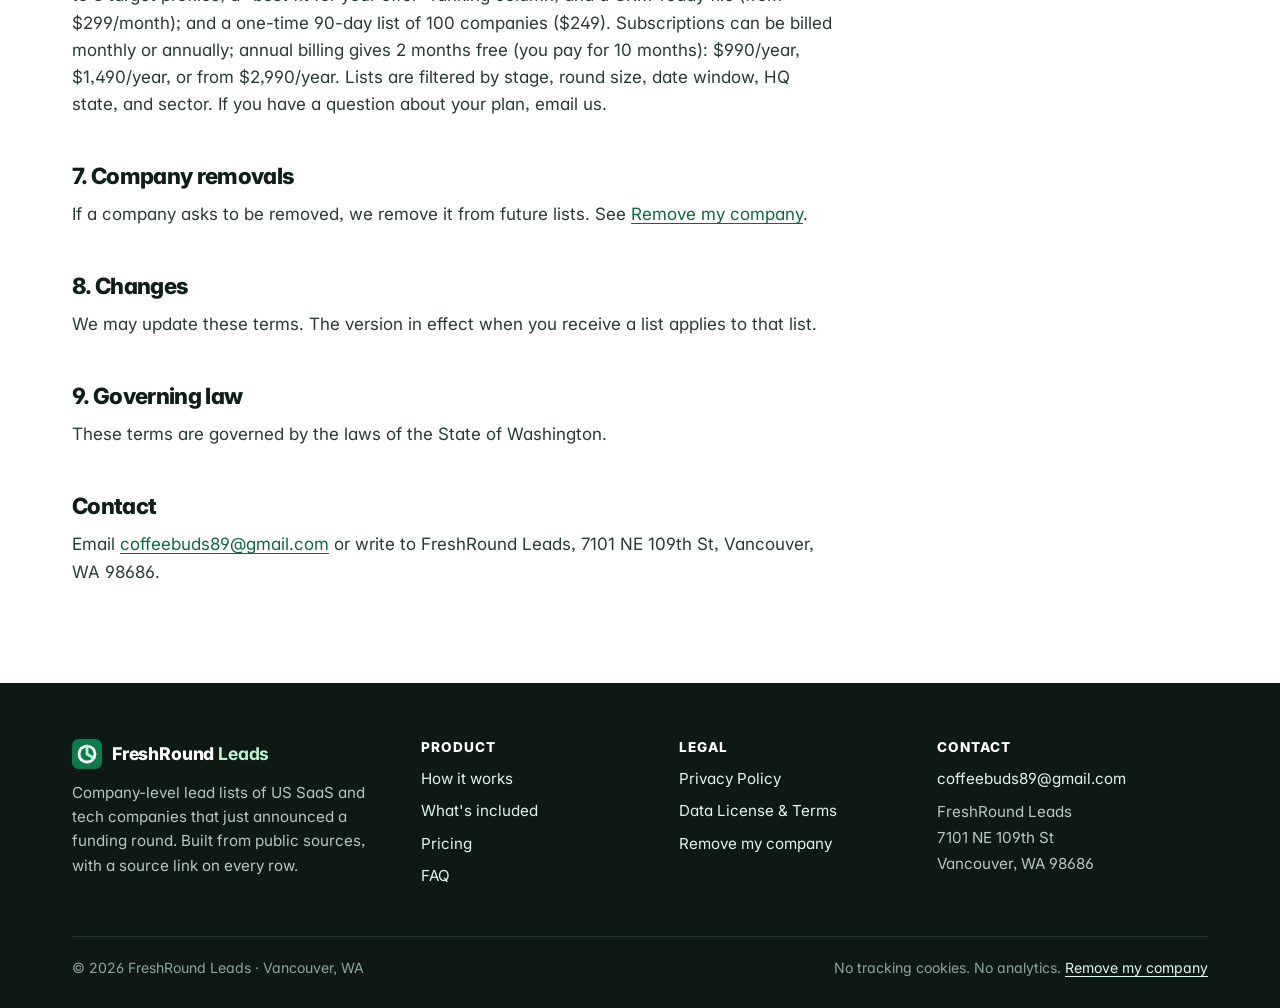
<file: terms.html>
<!doctype html>
<html lang="en">
<head>
<meta charset="utf-8">
<meta name="viewport" content="width=device-width, initial-scale=1">
<title>Data License & Terms | FreshRound Leads</title>
<meta name="description" content="Terms for using FreshRound Leads lists: internal use for your own outreach, no resale, buyer responsible for CAN-SPAM and TCPA compliance, data provided as-is.">
<link rel="canonical" href="https://freshroundleads.com/terms.html">
<meta name="theme-color" content="#0f7a4a">
<meta name="author" content="FreshRound Leads">
<meta property="og:type" content="website">
<meta property="og:site_name" content="FreshRound Leads">
<meta property="og:title" content="Data License & Terms | FreshRound Leads">
<meta property="og:description" content="Terms for using FreshRound Leads lists: internal use for your own outreach, no resale, buyer responsible for CAN-SPAM and TCPA compliance, data provided as-is.">
<meta property="og:url" content="https://freshroundleads.com/terms.html">
<meta property="og:image" content="https://freshroundleads.com/assets/og-image.png">
<meta property="og:image:width" content="1200">
<meta property="og:image:height" content="630">
<meta property="og:image:alt" content="FreshRound Leads: lead lists of newly funded US SaaS and tech companies">
<meta name="twitter:card" content="summary_large_image">
<meta name="twitter:title" content="Data License & Terms | FreshRound Leads">
<meta name="twitter:description" content="Terms for using FreshRound Leads lists: internal use for your own outreach, no resale, buyer responsible for CAN-SPAM and TCPA compliance, data provided as-is.">
<meta name="twitter:image" content="https://freshroundleads.com/assets/og-image.png">
<link rel="icon" href="assets/favicon.svg" type="image/svg+xml">
<link rel="apple-touch-icon" href="assets/apple-touch-icon.png">
<link rel="preconnect" href="https://fonts.googleapis.com">
<link rel="preconnect" href="https://fonts.gstatic.com" crossorigin>
<link href="https://fonts.googleapis.com/css2?family=Inter:wght@400;500;600;700;800&amp;display=swap" rel="stylesheet">
<link rel="stylesheet" href="assets/styles.css">
<script>document.documentElement.classList.add('js')</script>
</head>
<body>
<a class="skip-link" href="#main">Skip to content</a>
<svg xmlns="http://www.w3.org/2000/svg" style="display:none" aria-hidden="true">
<symbol id="i-check" viewBox="0 0 24 24" fill="none" stroke="currentColor" stroke-width="2.4" stroke-linecap="round" stroke-linejoin="round"><path d="M20 6 9 17l-5-5"/></symbol>
<symbol id="i-file" viewBox="0 0 24 24" fill="none" stroke="currentColor" stroke-width="2" stroke-linecap="round" stroke-linejoin="round"><path d="M14 3H6a2 2 0 0 0-2 2v14a2 2 0 0 0 2 2h12a2 2 0 0 0 2-2V9z"/><path d="M14 3v6h6M8 13h8M8 17h5"/></symbol>
<symbol id="i-link" viewBox="0 0 24 24" fill="none" stroke="currentColor" stroke-width="2" stroke-linecap="round" stroke-linejoin="round"><path d="M10 13a5 5 0 0 0 7.5.5l3-3a5 5 0 0 0-7-7l-1.7 1.7"/><path d="M14 11a5 5 0 0 0-7.5-.5l-3 3a5 5 0 0 0 7 7l1.7-1.7"/></symbol>
<symbol id="i-shield" viewBox="0 0 24 24" fill="none" stroke="currentColor" stroke-width="2" stroke-linecap="round" stroke-linejoin="round"><path d="M12 22s8-4 8-10V5l-8-3-8 3v7c0 6 8 10 8 10z"/><path d="m9 12 2 2 4-4"/></symbol>
<symbol id="i-building" viewBox="0 0 24 24" fill="none" stroke="currentColor" stroke-width="2" stroke-linecap="round" stroke-linejoin="round"><rect x="4" y="2" width="16" height="20" rx="2"/><path d="M9 22v-4h6v4M8 6h.01M16 6h.01M12 6h.01M12 10h.01M12 14h.01M16 10h.01M16 14h.01M8 10h.01M8 14h.01"/></symbol>
<symbol id="i-search" viewBox="0 0 24 24" fill="none" stroke="currentColor" stroke-width="2" stroke-linecap="round" stroke-linejoin="round"><circle cx="11" cy="11" r="7"/><path d="m21 21-4.3-4.3"/></symbol>
<symbol id="i-filter" viewBox="0 0 24 24" fill="none" stroke="currentColor" stroke-width="2" stroke-linecap="round" stroke-linejoin="round"><path d="M3 5h18l-7 8v6l-4 2v-8z"/></symbol>
<symbol id="i-send" viewBox="0 0 24 24" fill="none" stroke="currentColor" stroke-width="2" stroke-linecap="round" stroke-linejoin="round"><path d="M22 2 11 13M22 2l-7 20-4-9-9-4z"/></symbol>
<symbol id="i-mail" viewBox="0 0 24 24" fill="none" stroke="currentColor" stroke-width="2" stroke-linecap="round" stroke-linejoin="round"><rect x="2" y="4" width="20" height="16" rx="2"/><path d="m22 7-10 6L2 7"/></symbol>
<symbol id="i-calc" viewBox="0 0 24 24" fill="none" stroke="currentColor" stroke-width="2" stroke-linecap="round" stroke-linejoin="round"><rect x="4" y="2" width="16" height="20" rx="2"/><path d="M8 6h8M8 10h.01M12 10h.01M16 10h.01M8 14h.01M12 14h.01M16 14h.01M8 18h.01M12 18h4"/></symbol>
<symbol id="i-umbrella" viewBox="0 0 24 24" fill="none" stroke="currentColor" stroke-width="2" stroke-linecap="round" stroke-linejoin="round"><path d="M22 12a10 10 0 0 0-20 0z"/><path d="M12 12v8a2 2 0 0 0 4 0M12 2v1"/></symbol>
<symbol id="i-users" viewBox="0 0 24 24" fill="none" stroke="currentColor" stroke-width="2" stroke-linecap="round" stroke-linejoin="round"><path d="M16 21v-2a4 4 0 0 0-4-4H6a4 4 0 0 0-4 4v2"/><circle cx="9" cy="7" r="4"/><path d="M22 21v-2a4 4 0 0 0-3-3.9M16 3.1a4 4 0 0 1 0 7.8"/></symbol>
<symbol id="i-megaphone" viewBox="0 0 24 24" fill="none" stroke="currentColor" stroke-width="2" stroke-linecap="round" stroke-linejoin="round"><path d="m3 11 18-5v12L3 14z"/><path d="M11.6 16.8a3 3 0 1 1-5.8-1.6"/></symbol>
<symbol id="i-wallet" viewBox="0 0 24 24" fill="none" stroke="currentColor" stroke-width="2" stroke-linecap="round" stroke-linejoin="round"><path d="M20 7V5a2 2 0 0 0-2-2H5a2 2 0 0 0 0 4h15a1 1 0 0 1 1 1v4h-3a2 2 0 0 0 0 4h3a1 1 0 0 0 1-1v-2"/><path d="M3 5v14a2 2 0 0 0 2 2h15a1 1 0 0 0 1-1v-4"/></symbol>
<symbol id="i-check-square" viewBox="0 0 24 24" fill="none" stroke="currentColor" stroke-width="2" stroke-linecap="round" stroke-linejoin="round"><path d="m9 11 3 3L22 4"/><path d="M21 12v7a2 2 0 0 1-2 2H5a2 2 0 0 1-2-2V5a2 2 0 0 1 2-2h11"/></symbol>
<symbol id="i-bank" viewBox="0 0 24 24" fill="none" stroke="currentColor" stroke-width="2" stroke-linecap="round" stroke-linejoin="round"><path d="M3 21h18M5 21V10M19 21V10M9 21V10M15 21V10M2 10 12 3l10 7z"/></symbol>
<symbol id="i-globe" viewBox="0 0 24 24" fill="none" stroke="currentColor" stroke-width="2" stroke-linecap="round" stroke-linejoin="round"><circle cx="12" cy="12" r="10"/><path d="M2 12h20M12 2a15 15 0 0 1 0 20M12 2a15 15 0 0 0 0 20"/></symbol>
<symbol id="i-pin" viewBox="0 0 24 24" fill="none" stroke="currentColor" stroke-width="2" stroke-linecap="round" stroke-linejoin="round"><path d="M20 10c0 6-8 12-8 12s-8-6-8-12a8 8 0 0 1 16 0z"/><circle cx="12" cy="10" r="3"/></symbol>
<symbol id="i-text" viewBox="0 0 24 24" fill="none" stroke="currentColor" stroke-width="2" stroke-linecap="round" stroke-linejoin="round"><path d="M4 6h16M4 12h16M4 18h10"/></symbol>
<symbol id="i-trend" viewBox="0 0 24 24" fill="none" stroke="currentColor" stroke-width="2" stroke-linecap="round" stroke-linejoin="round"><path d="m22 7-8.5 8.5-5-5L2 17"/><path d="M16 7h6v6"/></symbol>
<symbol id="i-dollar" viewBox="0 0 24 24" fill="none" stroke="currentColor" stroke-width="2" stroke-linecap="round" stroke-linejoin="round"><path d="M12 2v20M17 5H9.5a3.5 3.5 0 0 0 0 7h5a3.5 3.5 0 0 1 0 7H6"/></symbol>
<symbol id="i-calendar" viewBox="0 0 24 24" fill="none" stroke="currentColor" stroke-width="2" stroke-linecap="round" stroke-linejoin="round"><rect x="3" y="4" width="18" height="18" rx="2"/><path d="M16 2v4M8 2v4M3 10h18"/></symbol>
<symbol id="i-star" viewBox="0 0 24 24" fill="none" stroke="currentColor" stroke-width="2" stroke-linecap="round" stroke-linejoin="round"><path d="m12 2 3.1 6.3 6.9 1-5 4.9 1.2 6.8L12 17.8 5.8 21l1.2-6.8-5-4.9 6.9-1z"/></symbol>
<symbol id="i-inbox" viewBox="0 0 24 24" fill="none" stroke="currentColor" stroke-width="2" stroke-linecap="round" stroke-linejoin="round"><path d="M22 12h-6l-2 3h-4l-2-3H2"/><path d="M5.5 5.1 2 12v6a2 2 0 0 0 2 2h16a2 2 0 0 0 2-2v-6l-3.5-6.9A2 2 0 0 0 16.8 4H7.2a2 2 0 0 0-1.7 1.1z"/></symbol>
<symbol id="i-zap" viewBox="0 0 24 24" fill="none" stroke="currentColor" stroke-width="2" stroke-linecap="round" stroke-linejoin="round"><path d="M13 2 3 14h9l-1 8 10-12h-9z"/></symbol>
<symbol id="i-x" viewBox="0 0 24 24" fill="none" stroke="currentColor" stroke-width="2" stroke-linecap="round" stroke-linejoin="round"><circle cx="12" cy="12" r="10"/><path d="m15 9-6 6M9 9l6 6"/></symbol>
<symbol id="i-arrow" viewBox="0 0 24 24" fill="none" stroke="currentColor" stroke-width="2.2" stroke-linecap="round" stroke-linejoin="round"><path d="M5 12h14M13 6l6 6-6 6"/></symbol>
</svg>
<header class="site-header">
  <div class="container header-inner">
    <a class="brand" href="index.html" aria-label="FreshRound Leads home"><img src="assets/favicon.svg" alt="" width="30" height="30"><span>FreshRound <b>Leads</b></span></a>
    <button class="nav-toggle" type="button" aria-expanded="false" aria-controls="site-nav" aria-label="Open menu">
      <svg viewBox="0 0 24 24" fill="none" stroke="currentColor" stroke-width="2" stroke-linecap="round" aria-hidden="true"><path d="M4 7h16M4 12h16M4 17h16"/></svg>
    </button>
    <nav id="site-nav" class="site-nav" aria-label="Main">
      <ul>
        <li><a href="index.html#how">How it works</a></li>
        <li><a href="index.html#data">What's included</a></li>
        <li><a href="index.html#pricing">Pricing</a></li>
        <li><a href="index.html#faq">FAQ</a></li>
        <li><a class="btn btn-primary btn-sm" href="index.html#sample">Get free sample</a></li>
      </ul>
    </nav>
  </div>
</header>

<main id="main">
<div class="page-hero"><div class="container"><span class="kicker">Legal</span><h1>Data License &amp; Terms</h1><p>Effective October 21, 2026. These terms apply to every FreshRound Leads list, including free samples.</p></div></div>
<div class="container"><article class="prose">
<p>By receiving or using a FreshRound Leads list ("the data"), you ("the buyer") agree to these terms.</p>

<h2>1. What you can do</h2>
<p>You may use the data <strong>internally, within your own organization, for your own sales and marketing outreach</strong>. That includes importing it into your CRM, sharing it with your own employees and contractors working on your behalf, and combining it with your own records.</p>

<h2>2. What you can't do</h2>
<ul>
<li>Resell, sublicense, rent, or give the data to anyone outside your organization.</li>
<li>Publish the data or redistribute it, in whole or in part, including as part of another list, database, or product.</li>
<li>Use the data for any unlawful purpose.</li>
</ul>

<h2>3. Your responsibility for compliance</h2>
<p>You are solely responsible for how you use the data and for complying with every law that applies to your outreach. That includes the CAN-SPAM Act, the Telephone Consumer Protection Act (TCPA), state laws, and any other applicable rules. For example, commercial emails must identify you, include a valid physical address, and honor opt-out requests promptly. If a company asks you to stop contacting it, stop.</p>

<h2>4. About the data</h2>
<p>The data is company-level only and is compiled from public sources such as funding announcements, SEC Form D filings, and company websites. Every row includes a source link so you can verify it.</p>
<p>The data is provided <strong>"as is"</strong>, without warranties of any kind, express or implied, including accuracy, completeness, or fitness for a particular purpose. Public information can be incomplete or change after it's published. We make no promises about results from your outreach.</p>

<h2>5. Limitation of liability</h2>
<p>To the fullest extent permitted by law, FreshRound Leads is not liable for any indirect, incidental, or consequential damages arising from your use of the data. Our total liability for any claim is limited to the amount you paid for the list in question.</p>

<h2>6. Plans and payment</h2>
<p>Current plans are a free 10-company sample; a Monthly list of 30&ndash;40 companies a month ($99/month); a Weekly feed of 15&ndash;25 companies a week ($149/month); a Custom plan with up to 3 target profiles, a "best fit for your offer" ranking column, and a CRM-ready file (from $299/month); and a one-time 90-day list of 100 companies ($249). Subscriptions can be billed monthly or annually; annual billing gives 2 months free (you pay for 10 months): $990/year, $1,490/year, or from $2,990/year. Lists are filtered by stage, round size, date window, HQ state, and sector. If you have a question about your plan, email us.</p>

<h2>7. Company removals</h2>
<p>If a company asks to be removed, we remove it from future lists. See <a href="privacy.html#remove">Remove my company</a>.</p>

<h2>8. Changes</h2>
<p>We may update these terms. The version in effect when you receive a list applies to that list.</p>

<h2>9. Governing law</h2>
<p>These terms are governed by the laws of the State of Washington.</p>

<h2>Contact</h2>
<p>Email <a href="mailto:coffeebuds89@gmail.com">coffeebuds89@gmail.com</a> or write to FreshRound Leads, 7101 NE 109th St, Vancouver, WA 98686.</p>
</article></div>
</main>
<footer class="site-footer">
  <div class="container">
    <div class="footer-grid">
      <div>
        <a class="brand" href="index.html"><img src="assets/favicon.svg" alt="" width="30" height="30"><span>FreshRound <b>Leads</b></span></a>
        <p>Company-level lead lists of US SaaS and tech companies that just announced a funding round. Built from public sources, with a source link on every row.</p>
      </div>
      <div>
        <h2>Product</h2>
        <ul>
          <li><a href="index.html#how">How it works</a></li>
          <li><a href="index.html#data">What's included</a></li>
          <li><a href="index.html#pricing">Pricing</a></li>
          <li><a href="index.html#faq">FAQ</a></li>
        </ul>
      </div>
      <div>
        <h2>Legal</h2>
        <ul>
          <li><a href="privacy.html">Privacy Policy</a></li>
          <li><a href="terms.html">Data License &amp; Terms</a></li>
          <li><a href="privacy.html#remove">Remove my company</a></li>
        </ul>
      </div>
      <div>
        <h2>Contact</h2>
        <ul>
          <li><a href="mailto:coffeebuds89@gmail.com">coffeebuds89@gmail.com</a></li>
        </ul>
        <address>FreshRound Leads<br>7101 NE 109th St<br>Vancouver, WA 98686</address>
      </div>
    </div>
    <div class="footer-bottom">
      <span>&copy; <span id="year">2026</span> FreshRound Leads &middot; Vancouver, WA</span>
      <span>No tracking cookies. No analytics. <a href="privacy.html#remove">Remove my company</a></span>
    </div>
  </div>
</footer>
<script src="assets/main.js" defer></script>
</body>
</html>
</file>
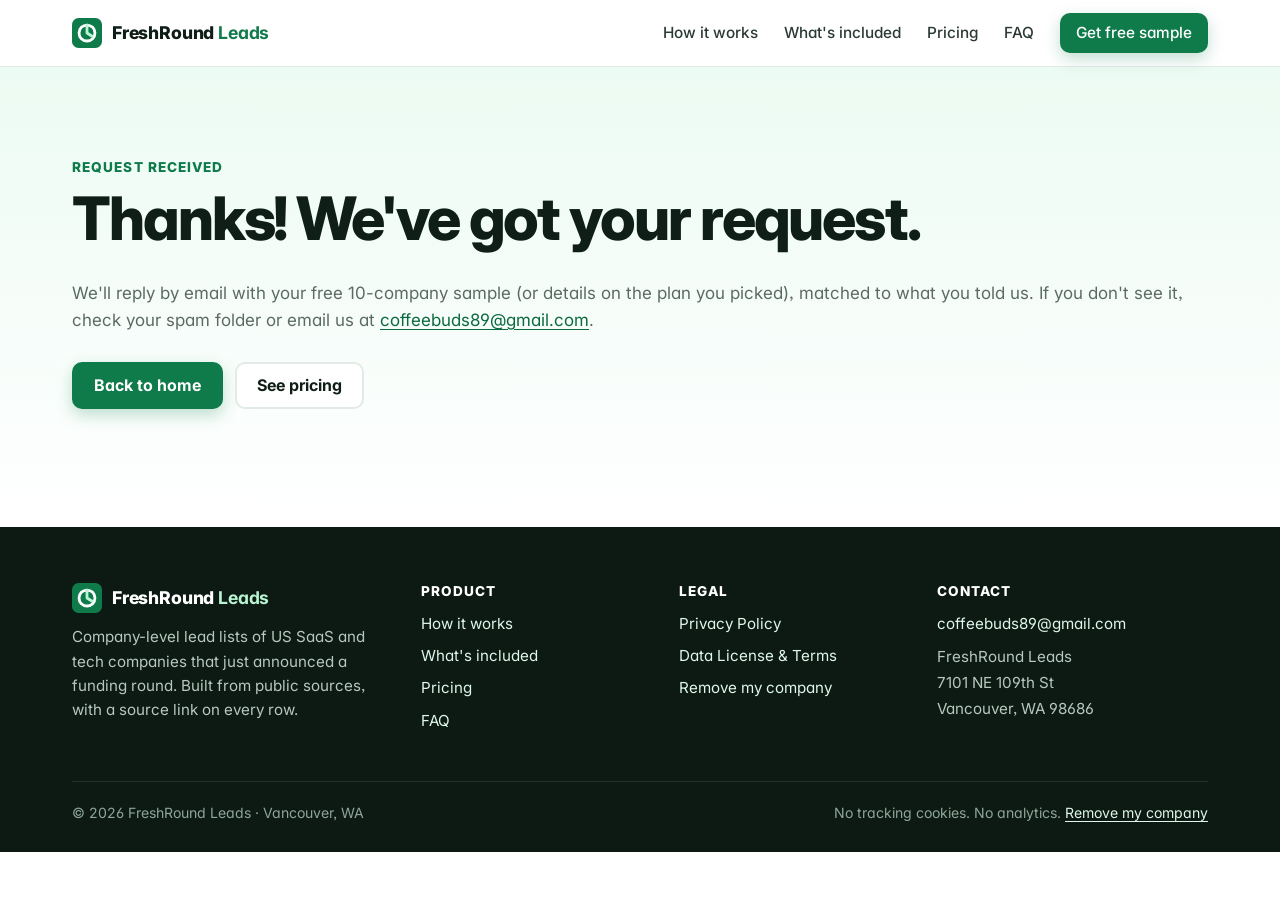
<file: thanks.html>
<!doctype html>
<html lang="en">
<head>
<meta charset="utf-8">
<meta name="viewport" content="width=device-width, initial-scale=1">
<meta name="robots" content="noindex">
<title>Thanks, request received | FreshRound Leads</title>
<meta name="description" content="Your FreshRound Leads sample request was received.">

<meta name="theme-color" content="#0f7a4a">
<meta name="author" content="FreshRound Leads">
<meta property="og:type" content="website">
<meta property="og:site_name" content="FreshRound Leads">
<meta property="og:title" content="Thanks, request received | FreshRound Leads">
<meta property="og:description" content="Your FreshRound Leads sample request was received.">
<meta property="og:url" content="https://freshroundleads.com/thanks.html">
<meta property="og:image" content="https://freshroundleads.com/assets/og-image.png">
<meta property="og:image:width" content="1200">
<meta property="og:image:height" content="630">
<meta property="og:image:alt" content="FreshRound Leads: lead lists of newly funded US SaaS and tech companies">
<meta name="twitter:card" content="summary_large_image">
<meta name="twitter:title" content="Thanks, request received | FreshRound Leads">
<meta name="twitter:description" content="Your FreshRound Leads sample request was received.">
<meta name="twitter:image" content="https://freshroundleads.com/assets/og-image.png">
<link rel="icon" href="assets/favicon.svg" type="image/svg+xml">
<link rel="apple-touch-icon" href="assets/apple-touch-icon.png">
<link rel="preconnect" href="https://fonts.googleapis.com">
<link rel="preconnect" href="https://fonts.gstatic.com" crossorigin>
<link href="https://fonts.googleapis.com/css2?family=Inter:wght@400;500;600;700;800&amp;display=swap" rel="stylesheet">
<link rel="stylesheet" href="assets/styles.css">
<script>document.documentElement.classList.add('js')</script>
</head>
<body>
<a class="skip-link" href="#main">Skip to content</a>
<svg xmlns="http://www.w3.org/2000/svg" style="display:none" aria-hidden="true">
<symbol id="i-check" viewBox="0 0 24 24" fill="none" stroke="currentColor" stroke-width="2.4" stroke-linecap="round" stroke-linejoin="round"><path d="M20 6 9 17l-5-5"/></symbol>
<symbol id="i-file" viewBox="0 0 24 24" fill="none" stroke="currentColor" stroke-width="2" stroke-linecap="round" stroke-linejoin="round"><path d="M14 3H6a2 2 0 0 0-2 2v14a2 2 0 0 0 2 2h12a2 2 0 0 0 2-2V9z"/><path d="M14 3v6h6M8 13h8M8 17h5"/></symbol>
<symbol id="i-link" viewBox="0 0 24 24" fill="none" stroke="currentColor" stroke-width="2" stroke-linecap="round" stroke-linejoin="round"><path d="M10 13a5 5 0 0 0 7.5.5l3-3a5 5 0 0 0-7-7l-1.7 1.7"/><path d="M14 11a5 5 0 0 0-7.5-.5l-3 3a5 5 0 0 0 7 7l1.7-1.7"/></symbol>
<symbol id="i-shield" viewBox="0 0 24 24" fill="none" stroke="currentColor" stroke-width="2" stroke-linecap="round" stroke-linejoin="round"><path d="M12 22s8-4 8-10V5l-8-3-8 3v7c0 6 8 10 8 10z"/><path d="m9 12 2 2 4-4"/></symbol>
<symbol id="i-building" viewBox="0 0 24 24" fill="none" stroke="currentColor" stroke-width="2" stroke-linecap="round" stroke-linejoin="round"><rect x="4" y="2" width="16" height="20" rx="2"/><path d="M9 22v-4h6v4M8 6h.01M16 6h.01M12 6h.01M12 10h.01M12 14h.01M16 10h.01M16 14h.01M8 10h.01M8 14h.01"/></symbol>
<symbol id="i-search" viewBox="0 0 24 24" fill="none" stroke="currentColor" stroke-width="2" stroke-linecap="round" stroke-linejoin="round"><circle cx="11" cy="11" r="7"/><path d="m21 21-4.3-4.3"/></symbol>
<symbol id="i-filter" viewBox="0 0 24 24" fill="none" stroke="currentColor" stroke-width="2" stroke-linecap="round" stroke-linejoin="round"><path d="M3 5h18l-7 8v6l-4 2v-8z"/></symbol>
<symbol id="i-send" viewBox="0 0 24 24" fill="none" stroke="currentColor" stroke-width="2" stroke-linecap="round" stroke-linejoin="round"><path d="M22 2 11 13M22 2l-7 20-4-9-9-4z"/></symbol>
<symbol id="i-mail" viewBox="0 0 24 24" fill="none" stroke="currentColor" stroke-width="2" stroke-linecap="round" stroke-linejoin="round"><rect x="2" y="4" width="20" height="16" rx="2"/><path d="m22 7-10 6L2 7"/></symbol>
<symbol id="i-calc" viewBox="0 0 24 24" fill="none" stroke="currentColor" stroke-width="2" stroke-linecap="round" stroke-linejoin="round"><rect x="4" y="2" width="16" height="20" rx="2"/><path d="M8 6h8M8 10h.01M12 10h.01M16 10h.01M8 14h.01M12 14h.01M16 14h.01M8 18h.01M12 18h4"/></symbol>
<symbol id="i-umbrella" viewBox="0 0 24 24" fill="none" stroke="currentColor" stroke-width="2" stroke-linecap="round" stroke-linejoin="round"><path d="M22 12a10 10 0 0 0-20 0z"/><path d="M12 12v8a2 2 0 0 0 4 0M12 2v1"/></symbol>
<symbol id="i-users" viewBox="0 0 24 24" fill="none" stroke="currentColor" stroke-width="2" stroke-linecap="round" stroke-linejoin="round"><path d="M16 21v-2a4 4 0 0 0-4-4H6a4 4 0 0 0-4 4v2"/><circle cx="9" cy="7" r="4"/><path d="M22 21v-2a4 4 0 0 0-3-3.9M16 3.1a4 4 0 0 1 0 7.8"/></symbol>
<symbol id="i-megaphone" viewBox="0 0 24 24" fill="none" stroke="currentColor" stroke-width="2" stroke-linecap="round" stroke-linejoin="round"><path d="m3 11 18-5v12L3 14z"/><path d="M11.6 16.8a3 3 0 1 1-5.8-1.6"/></symbol>
<symbol id="i-wallet" viewBox="0 0 24 24" fill="none" stroke="currentColor" stroke-width="2" stroke-linecap="round" stroke-linejoin="round"><path d="M20 7V5a2 2 0 0 0-2-2H5a2 2 0 0 0 0 4h15a1 1 0 0 1 1 1v4h-3a2 2 0 0 0 0 4h3a1 1 0 0 0 1-1v-2"/><path d="M3 5v14a2 2 0 0 0 2 2h15a1 1 0 0 0 1-1v-4"/></symbol>
<symbol id="i-check-square" viewBox="0 0 24 24" fill="none" stroke="currentColor" stroke-width="2" stroke-linecap="round" stroke-linejoin="round"><path d="m9 11 3 3L22 4"/><path d="M21 12v7a2 2 0 0 1-2 2H5a2 2 0 0 1-2-2V5a2 2 0 0 1 2-2h11"/></symbol>
<symbol id="i-bank" viewBox="0 0 24 24" fill="none" stroke="currentColor" stroke-width="2" stroke-linecap="round" stroke-linejoin="round"><path d="M3 21h18M5 21V10M19 21V10M9 21V10M15 21V10M2 10 12 3l10 7z"/></symbol>
<symbol id="i-globe" viewBox="0 0 24 24" fill="none" stroke="currentColor" stroke-width="2" stroke-linecap="round" stroke-linejoin="round"><circle cx="12" cy="12" r="10"/><path d="M2 12h20M12 2a15 15 0 0 1 0 20M12 2a15 15 0 0 0 0 20"/></symbol>
<symbol id="i-pin" viewBox="0 0 24 24" fill="none" stroke="currentColor" stroke-width="2" stroke-linecap="round" stroke-linejoin="round"><path d="M20 10c0 6-8 12-8 12s-8-6-8-12a8 8 0 0 1 16 0z"/><circle cx="12" cy="10" r="3"/></symbol>
<symbol id="i-text" viewBox="0 0 24 24" fill="none" stroke="currentColor" stroke-width="2" stroke-linecap="round" stroke-linejoin="round"><path d="M4 6h16M4 12h16M4 18h10"/></symbol>
<symbol id="i-trend" viewBox="0 0 24 24" fill="none" stroke="currentColor" stroke-width="2" stroke-linecap="round" stroke-linejoin="round"><path d="m22 7-8.5 8.5-5-5L2 17"/><path d="M16 7h6v6"/></symbol>
<symbol id="i-dollar" viewBox="0 0 24 24" fill="none" stroke="currentColor" stroke-width="2" stroke-linecap="round" stroke-linejoin="round"><path d="M12 2v20M17 5H9.5a3.5 3.5 0 0 0 0 7h5a3.5 3.5 0 0 1 0 7H6"/></symbol>
<symbol id="i-calendar" viewBox="0 0 24 24" fill="none" stroke="currentColor" stroke-width="2" stroke-linecap="round" stroke-linejoin="round"><rect x="3" y="4" width="18" height="18" rx="2"/><path d="M16 2v4M8 2v4M3 10h18"/></symbol>
<symbol id="i-star" viewBox="0 0 24 24" fill="none" stroke="currentColor" stroke-width="2" stroke-linecap="round" stroke-linejoin="round"><path d="m12 2 3.1 6.3 6.9 1-5 4.9 1.2 6.8L12 17.8 5.8 21l1.2-6.8-5-4.9 6.9-1z"/></symbol>
<symbol id="i-inbox" viewBox="0 0 24 24" fill="none" stroke="currentColor" stroke-width="2" stroke-linecap="round" stroke-linejoin="round"><path d="M22 12h-6l-2 3h-4l-2-3H2"/><path d="M5.5 5.1 2 12v6a2 2 0 0 0 2 2h16a2 2 0 0 0 2-2v-6l-3.5-6.9A2 2 0 0 0 16.8 4H7.2a2 2 0 0 0-1.7 1.1z"/></symbol>
<symbol id="i-zap" viewBox="0 0 24 24" fill="none" stroke="currentColor" stroke-width="2" stroke-linecap="round" stroke-linejoin="round"><path d="M13 2 3 14h9l-1 8 10-12h-9z"/></symbol>
<symbol id="i-x" viewBox="0 0 24 24" fill="none" stroke="currentColor" stroke-width="2" stroke-linecap="round" stroke-linejoin="round"><circle cx="12" cy="12" r="10"/><path d="m15 9-6 6M9 9l6 6"/></symbol>
<symbol id="i-arrow" viewBox="0 0 24 24" fill="none" stroke="currentColor" stroke-width="2.2" stroke-linecap="round" stroke-linejoin="round"><path d="M5 12h14M13 6l6 6-6 6"/></symbol>
</svg>
<header class="site-header">
  <div class="container header-inner">
    <a class="brand" href="index.html" aria-label="FreshRound Leads home"><img src="assets/favicon.svg" alt="" width="30" height="30"><span>FreshRound <b>Leads</b></span></a>
    <button class="nav-toggle" type="button" aria-expanded="false" aria-controls="site-nav" aria-label="Open menu">
      <svg viewBox="0 0 24 24" fill="none" stroke="currentColor" stroke-width="2" stroke-linecap="round" aria-hidden="true"><path d="M4 7h16M4 12h16M4 17h16"/></svg>
    </button>
    <nav id="site-nav" class="site-nav" aria-label="Main">
      <ul>
        <li><a href="index.html#how">How it works</a></li>
        <li><a href="index.html#data">What's included</a></li>
        <li><a href="index.html#pricing">Pricing</a></li>
        <li><a href="index.html#faq">FAQ</a></li>
        <li><a class="btn btn-primary btn-sm" href="index.html#sample">Get free sample</a></li>
      </ul>
    </nav>
  </div>
</header>

<main id="main">
<div class="page-hero thanks-hero"><div class="container"><span class="kicker">Request received</span><h1>Thanks! We've got your request.</h1><p>We'll reply by email with your free 10-company sample (or details on the plan you picked), matched to what you told us. If you don't see it, check your spam folder or email us at <a href="mailto:coffeebuds89@gmail.com">coffeebuds89@gmail.com</a>.</p><p class="hero-cta"><a class="btn btn-primary" href="index.html">Back to home</a><a class="btn btn-ghost" href="index.html#pricing">See pricing</a></p></div></div>
</main>
<footer class="site-footer">
  <div class="container">
    <div class="footer-grid">
      <div>
        <a class="brand" href="index.html"><img src="assets/favicon.svg" alt="" width="30" height="30"><span>FreshRound <b>Leads</b></span></a>
        <p>Company-level lead lists of US SaaS and tech companies that just announced a funding round. Built from public sources, with a source link on every row.</p>
      </div>
      <div>
        <h2>Product</h2>
        <ul>
          <li><a href="index.html#how">How it works</a></li>
          <li><a href="index.html#data">What's included</a></li>
          <li><a href="index.html#pricing">Pricing</a></li>
          <li><a href="index.html#faq">FAQ</a></li>
        </ul>
      </div>
      <div>
        <h2>Legal</h2>
        <ul>
          <li><a href="privacy.html">Privacy Policy</a></li>
          <li><a href="terms.html">Data License &amp; Terms</a></li>
          <li><a href="privacy.html#remove">Remove my company</a></li>
        </ul>
      </div>
      <div>
        <h2>Contact</h2>
        <ul>
          <li><a href="mailto:coffeebuds89@gmail.com">coffeebuds89@gmail.com</a></li>
        </ul>
        <address>FreshRound Leads<br>7101 NE 109th St<br>Vancouver, WA 98686</address>
      </div>
    </div>
    <div class="footer-bottom">
      <span>&copy; <span id="year">2026</span> FreshRound Leads &middot; Vancouver, WA</span>
      <span>No tracking cookies. No analytics. <a href="privacy.html#remove">Remove my company</a></span>
    </div>
  </div>
</footer>
<script src="assets/main.js" defer></script>
</body>
</html>
</file>
<file: assets/styles.css>
/* FreshRound Leads — single stylesheet */
:root{
  --green:#0f7a4a; --green-600:#0b6a40; --green-700:#085433; --green-50:#ecfbf3; --green-100:#d3f5e3; --mint:#b9f5d3;
  --ink:#0f1f17; --text:#2b3a33; --muted:#5b6b63; --line:#e3ebe6; --bg:#ffffff; --bg-soft:#f6faf8;
  --radius:14px; --shadow:0 1px 2px rgba(15,31,23,.06),0 8px 24px rgba(15,31,23,.06);
  --max:1120px;
  --font:"Inter",system-ui,-apple-system,"Segoe UI",Roboto,Arial,sans-serif;
}
*,*::before,*::after{box-sizing:border-box}
html{scroll-behavior:smooth;-webkit-text-size-adjust:100%}
@media (prefers-reduced-motion:reduce){html{scroll-behavior:auto}*{transition:none!important}}
body{margin:0;font-family:var(--font);color:var(--text);background:var(--bg);line-height:1.6;font-size:17px}
img,svg{max-width:100%;display:block}
a{color:var(--green-600);text-underline-offset:3px}
a:hover{color:var(--green-700)}
h1,h2,h3{color:var(--ink);line-height:1.2;letter-spacing:-.02em;margin:0 0 .5em}
h1{font-size:clamp(2.1rem,4.6vw,3.4rem);font-weight:800}
h2{font-size:clamp(1.6rem,3vw,2.25rem);font-weight:800}
h3{font-size:1.15rem;font-weight:700}
p{margin:0 0 1em}
:focus-visible{outline:3px solid #34c37f;outline-offset:2px;border-radius:6px}
.container{max-width:var(--max);margin:0 auto;padding:0 22px}
.skip-link{position:absolute;left:-999px;top:8px;background:var(--ink);color:#fff;padding:8px 14px;border-radius:8px;z-index:100}
.skip-link:focus{left:8px;color:#fff}
.sr-only{position:absolute;width:1px;height:1px;padding:0;margin:-1px;overflow:hidden;clip:rect(0,0,0,0);border:0}

/* Header */
.site-header{position:sticky;top:0;z-index:50;background:rgba(255,255,255,.92);backdrop-filter:saturate(1.4) blur(10px);border-bottom:1px solid var(--line)}
.header-inner{display:flex;align-items:center;justify-content:space-between;height:66px}
.brand{display:flex;align-items:center;gap:10px;font-weight:800;color:var(--ink);text-decoration:none;font-size:1.1rem;letter-spacing:-.01em}
.brand img{width:30px;height:30px}
.brand span b{color:var(--green)}
.site-nav ul{list-style:none;margin:0;padding:0;display:flex;align-items:center;gap:26px}
.site-nav a{color:var(--text);text-decoration:none;font-weight:500;font-size:.96rem}
.site-nav a:hover{color:var(--green)}
.site-nav a.btn{color:#fff}
.nav-toggle{display:none;background:none;border:1px solid var(--line);border-radius:10px;padding:8px 10px;cursor:pointer;color:var(--ink)}
.nav-toggle svg{width:22px;height:22px}

/* Buttons */
.btn{display:inline-flex;align-items:center;justify-content:center;gap:8px;padding:12px 20px;border-radius:10px;font-weight:700;text-decoration:none;border:2px solid transparent;font-size:1rem;transition:background .15s,transform .15s,box-shadow .15s;line-height:1.2}
.btn-primary{background:var(--green);color:#fff;box-shadow:0 6px 16px rgba(15,122,74,.25)}
.btn-primary:hover{background:var(--green-600);color:#fff;transform:translateY(-1px)}
.btn-ghost{background:#fff;color:var(--ink);border-color:var(--line)}
.btn-ghost:hover{border-color:var(--green);color:var(--green)}
.btn-sm{padding:9px 14px;font-size:.92rem}
.btn-block{width:100%}

/* Hero */
.hero{background:radial-gradient(1200px 500px at 85% -10%,var(--green-100),transparent 60%),linear-gradient(180deg,var(--green-50),#fff 75%);padding:84px 0 64px}
.hero-grid{display:grid;grid-template-columns:1.1fr .9fr;gap:48px;align-items:center}
.eyebrow{display:inline-flex;align-items:center;gap:8px;font-weight:700;font-size:.82rem;text-transform:uppercase;letter-spacing:.08em;color:var(--green-700);background:#fff;border:1px solid var(--green-100);padding:6px 12px;border-radius:999px;margin-bottom:18px}
.eyebrow::before{content:"";width:8px;height:8px;border-radius:50%;background:#22b56d;box-shadow:0 0 0 4px rgba(34,181,109,.18)}
.lead{font-size:1.18rem;color:var(--muted);max-width:36em}
.hero-cta{display:flex;flex-wrap:wrap;gap:12px;margin:28px 0 18px}
.hero-points{list-style:none;padding:0;margin:0;display:flex;flex-wrap:wrap;gap:8px 20px;color:var(--muted);font-size:.95rem}
.hero-points li{display:flex;align-items:center;gap:7px}
.check{width:18px;height:18px;flex:none;color:var(--green)}
.hero-card{background:#fff;border:1px solid var(--line);border-radius:18px;box-shadow:var(--shadow);padding:22px}
.hero-card .card-head{display:flex;justify-content:space-between;align-items:center;font-size:.85rem;color:var(--muted);margin-bottom:14px}
.pill{display:inline-block;font-size:.78rem;font-weight:700;padding:3px 9px;border-radius:999px;background:var(--green-50);color:var(--green-700);border:1px solid var(--green-100)}
.mini-row{border:1px solid var(--line);border-radius:12px;padding:14px 16px;margin-bottom:10px}
.mini-row:last-child{margin-bottom:0}
.mini-row .top{display:flex;justify-content:space-between;gap:10px;align-items:baseline}
.mini-row strong{color:var(--ink)}
.mini-row .amt{font-weight:800;color:var(--green-700)}
.mini-row small{display:block;color:var(--muted);font-size:.86rem;margin-top:3px}

/* Sections */
section{padding:80px 0}
.section-soft{background:var(--bg-soft);border-top:1px solid var(--line);border-bottom:1px solid var(--line)}
.section-head{max-width:720px;margin:0 0 40px}
.section-head.center{margin-left:auto;margin-right:auto;text-align:center}
.section-head p{color:var(--muted);font-size:1.08rem}
.kicker{color:var(--green);font-weight:800;font-size:.85rem;text-transform:uppercase;letter-spacing:.08em;margin-bottom:8px;display:block}

.steps{display:grid;grid-template-columns:repeat(3,1fr);gap:22px;counter-reset:step;list-style:none;padding:0;margin:0}
.step{background:#fff;border:1px solid var(--line);border-radius:var(--radius);padding:26px;position:relative}
.step::before{counter-increment:step;content:counter(step);display:grid;place-items:center;width:38px;height:38px;border-radius:10px;background:var(--green);color:#fff;font-weight:800;margin-bottom:14px}
.step p{color:var(--muted);margin:0}

.fields{display:grid;grid-template-columns:repeat(4,1fr);gap:12px;list-style:none;padding:0;margin:0 0 34px}
.fields li{background:#fff;border:1px solid var(--line);border-radius:12px;padding:12px 14px;font-weight:600;color:var(--ink);font-size:.95rem;display:flex;gap:9px;align-items:center}

.table-wrap{overflow-x:auto;border:1px solid var(--line);border-radius:var(--radius);background:#fff;box-shadow:var(--shadow)}
table{border-collapse:collapse;width:100%;min-width:1100px;font-size:.88rem}
caption{text-align:left;padding:14px 16px;color:var(--muted);font-size:.88rem;caption-side:bottom;border-top:1px solid var(--line)}
th,td{padding:12px 14px;text-align:left;vertical-align:top;border-bottom:1px solid var(--line)}
th{background:var(--green-50);color:var(--green-700);font-weight:700;font-size:.78rem;text-transform:uppercase;letter-spacing:.05em;white-space:nowrap}
tbody tr:last-child td{border-bottom:0}
td.nowrap{white-space:nowrap}
td strong{color:var(--ink)}
.compliance-note{display:flex;gap:12px;align-items:flex-start;margin-top:22px;color:var(--muted);font-size:.95rem;background:#fff;border:1px dashed var(--green-100);border-radius:12px;padding:14px 16px}
.compliance-note svg{width:22px;height:22px;flex:none;color:var(--green)}

.audience{display:grid;grid-template-columns:repeat(4,1fr);gap:18px}
.aud{background:#fff;border:1px solid var(--line);border-radius:var(--radius);padding:22px}
.aud .ico{width:42px;height:42px;border-radius:10px;background:var(--green-50);color:var(--green);display:grid;place-items:center;margin-bottom:12px}
.aud .ico svg{width:22px;height:22px}
.aud p{color:var(--muted);font-size:.95rem;margin:0}

.pricing{display:grid;grid-template-columns:repeat(4,1fr);gap:18px;align-items:stretch}
.plan{background:#fff;border:1px solid var(--line);border-radius:18px;padding:26px 22px;display:flex;flex-direction:column}
.plan.featured{border:2px solid var(--green);box-shadow:0 14px 34px rgba(15,122,74,.14);position:relative}
.plan.featured .badge{position:absolute;top:-13px;left:22px;background:var(--green);color:#fff;font-size:.75rem;font-weight:800;padding:4px 10px;border-radius:999px;letter-spacing:.04em;text-transform:uppercase}
.plan .price{font-size:2.3rem;font-weight:800;color:var(--ink);letter-spacing:-.03em;margin:6px 0 2px}
.plan .price span{font-size:1rem;font-weight:600;color:var(--muted);letter-spacing:0}
.plan .desc{color:var(--muted);font-size:.95rem;min-height:3.2em}
.plan ul{list-style:none;padding:0;margin:8px 0 22px;flex:1}
.plan li{display:flex;gap:8px;align-items:flex-start;font-size:.94rem;padding:5px 0}
.plan li .check{margin-top:3px}
.custom-note{margin-top:26px;text-align:center;color:var(--muted)}

.faq{max-width:820px;margin:0 auto}
.faq details{border:1px solid var(--line);border-radius:12px;background:#fff;margin-bottom:10px}
.faq summary{cursor:pointer;padding:18px 20px;font-weight:700;color:var(--ink);list-style:none;display:flex;justify-content:space-between;gap:16px;align-items:center}
.faq summary::-webkit-details-marker{display:none}
.faq summary::after{content:"+";font-size:1.4rem;color:var(--green);font-weight:600;line-height:1}
.faq details[open] summary::after{content:"–"}
.faq .answer{padding:0 20px 18px;color:var(--muted)}
.faq .answer p:last-child{margin:0}

.cta-band{background:linear-gradient(135deg,var(--green-700),var(--green));color:#e9fff3;border-radius:22px;padding:52px 40px;text-align:center}
.cta-band h2{color:#fff}
.cta-band p{color:#d4f7e4;max-width:40em;margin:0 auto 24px}
.cta-band .btn-primary{background:#fff;color:var(--green-700);box-shadow:none}
.cta-band .btn-primary:hover{background:var(--green-50);color:var(--green-700)}
.cta-band .btn-ghost{background:transparent;color:#fff;border-color:rgba(255,255,255,.45)}
.cta-band .btn-ghost:hover{border-color:#fff;color:#fff}
.cta-band .hero-cta{justify-content:center;margin:0}

/* Legal pages */
.page-hero{background:linear-gradient(180deg,var(--green-50),#fff);padding:60px 0 24px}
.page-hero p{color:var(--muted)}
.prose{max-width:760px;padding:24px 0 80px}
.prose h2{font-size:1.4rem;margin-top:2em}
.prose ul{padding-left:1.2em}
.prose li{margin-bottom:.4em}
.callout{background:var(--green-50);border:1px solid var(--green-100);border-radius:12px;padding:18px 20px;margin:24px 0}
.callout h2,.callout h3{margin-top:0}

/* Footer */
.site-footer{background:#0c1a13;color:#b7c8bf;padding:56px 0 28px;font-size:.95rem}
.site-footer a{color:#dff7ea;text-decoration:none}
.site-footer a:hover{text-decoration:underline;color:#fff}
.footer-grid{display:grid;grid-template-columns:1.4fr 1fr 1fr 1.2fr;gap:32px}
.site-footer .brand{color:#fff;margin-bottom:12px}
.site-footer h2{color:#fff;font-size:.85rem;text-transform:uppercase;letter-spacing:.08em;margin-bottom:12px}
.site-footer ul{list-style:none;padding:0;margin:0}
.site-footer li{margin-bottom:8px}
.site-footer address{font-style:normal;line-height:1.7}
.footer-bottom{border-top:1px solid #1f3329;margin-top:40px;padding-top:20px;display:flex;flex-wrap:wrap;justify-content:space-between;gap:10px;font-size:.88rem;color:#8ea59a}

/* Responsive */
@media (max-width:980px){
  .hero-grid{grid-template-columns:1fr}
  .pricing,.audience{grid-template-columns:repeat(2,1fr)}
  .fields{grid-template-columns:repeat(2,1fr)}
  .footer-grid{grid-template-columns:1fr 1fr}
}
@media (max-width:760px){
  body{font-size:16px}
  .nav-toggle{display:inline-flex}
  .site-nav{position:absolute;top:66px;left:0;right:0;background:#fff;border-bottom:1px solid var(--line);display:none;box-shadow:0 12px 24px rgba(0,0,0,.06)}
  .site-nav.open{display:block}
  .site-nav ul{flex-direction:column;align-items:stretch;gap:0;padding:10px 22px 18px}
  .site-nav li a{display:block;padding:12px 0}
  .site-nav li a.btn{margin-top:8px;padding:12px}
  .hero{padding:52px 0 44px}
  section{padding:60px 0}
  .steps{grid-template-columns:1fr}
  .pricing,.audience{grid-template-columns:1fr}
  .cta-band{padding:40px 22px}
  .footer-grid{grid-template-columns:1fr}
}
@media (max-width:420px){.fields{grid-template-columns:1fr}}

/* ===== Premium layer ===== */
body{font-feature-settings:"cv11","ss01","ss03"}
h1{font-size:clamp(2.3rem,5vw,3.75rem);letter-spacing:-.035em;line-height:1.05}
h1 .accent{background:linear-gradient(90deg,#0b6a40,#16a765 60%,#2bc47e);-webkit-background-clip:text;background-clip:text;color:transparent}
h2{letter-spacing:-.03em}
.hero{position:relative;overflow:hidden;padding:96px 0 88px;background:linear-gradient(180deg,#f3fbf6 0%,#fff 80%)}
.hero::before{content:"";position:absolute;inset:0;background-image:linear-gradient(rgba(15,122,74,.06) 1px,transparent 1px),linear-gradient(90deg,rgba(15,122,74,.06) 1px,transparent 1px);background-size:44px 44px;mask-image:radial-gradient(ellipse 70% 60% at 70% 30%,#000 30%,transparent 75%);-webkit-mask-image:radial-gradient(ellipse 70% 60% at 70% 30%,#000 30%,transparent 75%);pointer-events:none}
.hero::after{content:"";position:absolute;width:720px;height:720px;right:-220px;top:-300px;background:radial-gradient(circle,rgba(43,196,126,.22),transparent 65%);pointer-events:none}
.hero .container{position:relative;z-index:1}
.hero-grid{grid-template-columns:1fr 1.05fr;gap:56px}

/* Spreadsheet mock */
.sheet{background:#fff;border:1px solid #dce7e1;border-radius:16px;box-shadow:0 1px 0 rgba(255,255,255,.8) inset,0 30px 60px -20px rgba(12,60,38,.28),0 12px 24px -12px rgba(12,60,38,.18);overflow:hidden;transform:perspective(1600px) rotateY(-4deg) rotateX(2deg);transition:transform .5s ease}
.sheet:hover{transform:perspective(1600px) rotateY(0) rotateX(0)}
.sheet-bar{display:flex;align-items:center;gap:12px;padding:11px 14px;background:linear-gradient(#fbfdfc,#f3f7f5);border-bottom:1px solid #e3ebe6}
.dots{display:flex;gap:6px}.dots i{width:10px;height:10px;border-radius:50%;background:#e1e8e4}
.dots i:nth-child(1){background:#ff8a80}.dots i:nth-child(2){background:#ffd36b}.dots i:nth-child(3){background:#5fd59a}
.sheet-file{display:flex;align-items:center;gap:7px;font-size:.8rem;color:#4b5d54;font-weight:600;font-family:ui-monospace,SFMono-Regular,Menlo,monospace}
.sheet-file svg{width:15px;height:15px;color:var(--green)}
.sheet-status{margin-left:auto;font-size:.72rem;font-weight:700;color:var(--green-700);background:var(--green-50);border:1px solid var(--green-100);padding:3px 8px;border-radius:999px;display:flex;align-items:center;gap:6px}
.sheet-status::before{content:"";width:6px;height:6px;border-radius:50%;background:#22b56d;animation:pulse 2s infinite}
@keyframes pulse{0%{box-shadow:0 0 0 0 rgba(34,181,109,.5)}70%{box-shadow:0 0 0 6px rgba(34,181,109,0)}100%{box-shadow:0 0 0 0 rgba(34,181,109,0)}}
.sheet-grid{display:grid;grid-template-columns:28px 1.25fr .8fr .62fr .78fr 1.5fr;font-size:.78rem}
.sheet-grid > div{padding:9px 10px;border-bottom:1px solid #eef3f0;border-right:1px solid #eef3f0;white-space:nowrap;overflow:hidden;text-overflow:ellipsis;color:#33443b}
.sheet-grid > div:nth-child(6n){border-right:0}
.sheet-grid .h{background:#f6faf8;color:#6a7b72;font-weight:700;font-size:.68rem;text-transform:uppercase;letter-spacing:.06em}
.sheet-grid .n{color:#9aaaa2;text-align:center;background:#fafcfb;font-variant-numeric:tabular-nums;padding-left:0;padding-right:0}
.sheet-grid .co{font-weight:700;color:var(--ink)}
.sheet-grid .co small{display:block;font-weight:500;color:#7c8c84;font-size:.7rem}
.sheet-grid .amt{font-weight:800;color:var(--green-700);font-variant-numeric:tabular-nums}
.tag{display:inline-block;font-size:.68rem;font-weight:700;padding:2px 7px;border-radius:6px;background:#eef6ff;color:#1d4f91}
.tag.a{background:#ecfbf3;color:#0b6a40}.tag.b{background:#f3efff;color:#5b3cc4}.tag.c{background:#fff4e5;color:#8a4b00}.tag.s{background:#fdf0f5;color:#9b1c50}
.sheet-grid .sig{color:#4b5d54}
.sheet-grid .row-hl{background:linear-gradient(90deg,rgba(43,196,126,.08),transparent)}
.sheet-foot{display:flex;justify-content:space-between;align-items:center;padding:10px 14px;font-size:.74rem;color:#6a7b72;background:#fbfdfc}
.sheet-foot .src{display:flex;align-items:center;gap:6px}.sheet-foot svg{width:13px;height:13px;color:var(--green)}
.hero-visual{position:relative}
.float-chip{position:absolute;background:#fff;border:1px solid var(--line);border-radius:12px;box-shadow:var(--shadow);padding:10px 13px;font-size:.8rem;display:flex;gap:9px;align-items:center;color:var(--ink);font-weight:600}
.float-chip svg{width:18px;height:18px;color:var(--green)}
.float-chip small{display:block;color:var(--muted);font-weight:500;font-size:.72rem}
.chip-1{left:-26px;bottom:-22px}
.chip-2{right:-14px;top:-20px}

/* Cards hover */
.step,.aud,.plan,.fields li{transition:transform .2s ease,box-shadow .2s ease,border-color .2s ease}
.step:hover,.aud:hover{transform:translateY(-3px);box-shadow:var(--shadow);border-color:#cfe3d8}
.plan:hover{transform:translateY(-3px);box-shadow:0 18px 40px -18px rgba(12,60,38,.25)}
.fields li:hover{border-color:var(--green-100);background:var(--green-50)}
.fields li svg{width:18px;height:18px;color:var(--green);flex:none}
.step .ico,.aud .ico{transition:background .2s,color .2s}
.aud:hover .ico{background:var(--green);color:#fff}
.step::before{display:none}
.step .num{display:inline-grid;place-items:center;width:40px;height:40px;border-radius:11px;background:linear-gradient(135deg,#16a765,#0b6a40);color:#fff;font-weight:800;margin-bottom:16px;box-shadow:0 6px 14px rgba(15,122,74,.25)}
.step h3{margin-bottom:6px}

/* Trust strip */
.trust{display:grid;grid-template-columns:repeat(4,1fr);gap:0;border:1px solid var(--line);border-radius:16px;background:#fff;margin-top:56px;box-shadow:var(--shadow)}
.trust div{padding:18px 20px;display:flex;gap:12px;align-items:flex-start;border-right:1px solid var(--line);font-size:.92rem;color:var(--muted)}
.trust div:last-child{border-right:0}
.trust svg{width:22px;height:22px;color:var(--green);flex:none;margin-top:2px}
.trust strong{display:block;color:var(--ink);font-size:.95rem}

/* Pricing polish */
.plan h3{font-size:1.05rem}
.plan .price{font-variant-numeric:tabular-nums}
.plan.featured{background:linear-gradient(180deg,#f3fbf6,#fff 40%)}
.plan .btn{margin-top:auto}

/* Reveal on scroll */
.js .reveal{opacity:0;transform:translateY(16px);transition:opacity .6s ease,transform .6s ease}
.js .reveal.in{opacity:1;transform:none}
@media (prefers-reduced-motion:reduce){.js .reveal{opacity:1;transform:none}.sheet{transform:none}.sheet-status::before{animation:none}}
.site-header.scrolled{box-shadow:0 4px 20px rgba(15,31,23,.06)}

@media (max-width:980px){
  .hero-grid{grid-template-columns:1fr}
  .sheet{transform:none}
  .trust{grid-template-columns:1fr 1fr}
  .trust div:nth-child(2){border-right:0}
  .trust div:nth-child(-n+2){border-bottom:1px solid var(--line)}
}
@media (max-width:760px){
  .hero{padding:56px 0 64px}
  .sheet-grid{grid-template-columns:24px 1.3fr .8fr .7fr}
  .sheet-grid .hide-sm{display:none}
  .sheet-grid > div:nth-child(6n){border-right:1px solid #eef3f0}
  .sheet-grid > .last-sm{border-right:0}
  .chip-1{left:8px;bottom:-26px}.chip-2{display:none}
  .trust{grid-template-columns:1fr}
  .trust div{border-right:0;border-bottom:1px solid var(--line)}
  .trust div:last-child{border-bottom:0}
}
.table-wrap{position:relative}
td{min-width:110px}
td:nth-child(4),td:nth-child(8){min-width:170px}
td:last-child{min-width:240px}

/* ===== Iteration 2 ===== */
.container{max-width:1180px}
.hero{padding:96px 0 64px}
.hero-grid{grid-template-columns:.92fr 1.08fr;gap:60px}
.sheet-grid{grid-template-columns:26px minmax(118px,1.25fr) 78px 62px 58px minmax(0,1.5fr)}
.sheet-grid .amt{overflow:visible}
.btn svg.arr{width:18px;height:18px;transition:transform .2s}
.btn:hover svg.arr{transform:translateX(3px)}
.plan .btn{white-space:nowrap;text-align:center}
.plan.featured{transform:translateY(-8px)}
.plan.featured:hover{transform:translateY(-11px)}
.plan .badge{white-space:nowrap}
.fields li.field-note{background:var(--green);border-color:var(--green);color:#fff}
.fields li.field-note svg{color:#fff}
.site-footer .brand span b{color:var(--mint)}
.cta-band{position:relative;overflow:hidden}
.cta-band::before{content:"";position:absolute;inset:0;background-image:linear-gradient(rgba(255,255,255,.06) 1px,transparent 1px),linear-gradient(90deg,rgba(255,255,255,.06) 1px,transparent 1px);background-size:36px 36px;mask-image:radial-gradient(ellipse at center,#000,transparent 75%);-webkit-mask-image:radial-gradient(ellipse at center,#000,transparent 75%);pointer-events:none}
.cta-band > *{position:relative}
.compliance-note a{font-weight:600}
td:last-child{min-width:300px}
@media (max-width:980px){.hero-grid{gap:48px}.plan.featured{transform:none}.plan.featured:hover{transform:translateY(-3px)}}
@media (max-width:760px){
  .eyebrow{font-size:.7rem;letter-spacing:.06em}
  .hero-cta .btn{flex:1 1 100%}
  .sheet-grid{grid-template-columns:24px minmax(0,1.4fr) 84px 66px}
  .chip-1{left:12px;bottom:-30px}
  .trust{grid-template-columns:1fr 1fr;margin-top:64px}
  .trust div{padding:14px;flex-direction:column;gap:8px;font-size:.85rem;border-right:1px solid var(--line);border-bottom:1px solid var(--line)}
  .trust div:nth-child(2n){border-right:0}
  .trust div:nth-child(n+3){border-bottom:0}
  .fields{grid-template-columns:1fr 1fr;gap:8px}
  .fields li{font-size:.86rem;padding:10px 11px;gap:7px}
  .aud{display:grid;grid-template-columns:42px 1fr;column-gap:14px;padding:18px}
  .aud .ico{margin:0;grid-row:span 2}
  .aud h3{margin-bottom:4px}
  .audience{gap:12px}
  .plan.featured{order:-1;margin-top:10px}
}
@media (max-width:420px){.fields{grid-template-columns:1fr 1fr}}
h1,h2{text-wrap:balance}
.lead{text-wrap:pretty}
.sheet-grid{grid-template-columns:24px minmax(112px,1.15fr) 82px 66px 62px minmax(0,1.45fr)}
@media (max-width:980px){.hero-grid{grid-template-columns:1fr}}
@media (max-width:760px){.sheet-grid{grid-template-columns:24px minmax(0,1.4fr) 84px 66px}}
.sheet-grid{grid-template-columns:24px minmax(110px,1.1fr) 82px 66px 68px minmax(0,1.45fr)}
@media (max-width:760px){
  .sheet-grid{grid-template-columns:24px minmax(0,1.4fr) 84px 66px}
  .sheet-foot span:last-child{display:none}
  .chip-1{position:relative;left:auto;bottom:auto;margin:-18px auto 0;width:max-content;max-width:92%}
}
@media (max-width:760px){
  .table-wrap{overflow:visible;border:0;background:transparent;box-shadow:none}
  .table-wrap table{min-width:0;display:block}
  .table-wrap thead{position:absolute;width:1px;height:1px;overflow:hidden;clip:rect(0,0,0,0)}
  .table-wrap tbody{display:grid;gap:14px}
  .table-wrap tr{display:block;background:#fff;border:1px solid var(--line);border-radius:14px;padding:6px 16px;box-shadow:var(--shadow)}
  .table-wrap td{display:grid;grid-template-columns:104px 1fr;gap:10px;min-width:0!important;padding:9px 0;border-bottom:1px solid #eef3f0;white-space:normal}
  .table-wrap tr td:last-child{border-bottom:0}
  .table-wrap td::before{content:attr(data-label);font-size:.72rem;font-weight:700;text-transform:uppercase;letter-spacing:.05em;color:var(--green-700);padding-top:2px}
  .table-wrap td:first-child{font-size:1.05rem}
  .table-wrap td a{word-break:break-word}
  .table-wrap caption{display:block;border:0;padding:12px 2px 0}
  .scroll-hint{display:none}
}
@media (max-width:760px){.table-wrap td > *{justify-self:start}.table-wrap caption{padding:0 2px 12px}}
.footer-bottom a{text-decoration:underline;text-underline-offset:3px}
@media (max-width:760px){.site-nav li a.btn{display:flex;justify-content:center}}
/* pricing v2: 3 plans + annual billing note */
.pricing{grid-template-columns:repeat(3,1fr);max-width:1040px;margin-left:auto;margin-right:auto}
.plan .annual{font-size:.85rem;font-weight:600;color:var(--green);margin:0 0 8px}
.billing-note{display:flex;gap:8px;align-items:center;justify-content:center;flex-wrap:wrap;text-align:center;color:var(--muted);margin:-8px auto 30px;font-size:.95rem}
.billing-note svg{width:18px;height:18px;color:var(--green);flex:none}
.billing-note strong{color:var(--ink)}
@media (max-width:980px){.pricing{grid-template-columns:1fr;max-width:520px}}
/* sample-request form */
.sample-section{scroll-margin-top:66px}
.sample-grid{display:grid;grid-template-columns:.85fr 1.15fr;gap:56px;align-items:start}
.sample-copy p{color:var(--muted);font-size:1.08rem}
.sample-points{flex-direction:column;gap:10px;margin-top:18px}
.sample-form{background:#fff;border:1px solid var(--line);border-radius:18px;box-shadow:0 18px 40px -18px rgba(12,60,38,.22);padding:28px}
.form-row{display:grid;grid-template-columns:1fr 1fr;gap:0 16px}
.field{margin-bottom:16px}
.field label{display:block;font-weight:700;color:var(--ink);font-size:.92rem;margin-bottom:6px}
.field .req,.form-note .req{color:#b42318}
.field .opt{font-weight:500;color:var(--muted)}
.field input,.field select,.field textarea{width:100%;font:inherit;font-size:1rem;color:var(--ink);background:#fff;border:1.5px solid #cfdcd5;border-radius:10px;padding:11px 13px;min-height:46px;transition:border-color .15s,box-shadow .15s}
.field textarea{resize:vertical;min-height:110px;line-height:1.5}
.field select{appearance:none;-webkit-appearance:none;padding-right:40px;background-image:url("data:image/svg+xml,%3Csvg xmlns='http://www.w3.org/2000/svg' viewBox='0 0 24 24' fill='none' stroke='%230f7a4a' stroke-width='2.4' stroke-linecap='round' stroke-linejoin='round'%3E%3Cpath d='m6 9 6 6 6-6'/%3E%3C/svg%3E");background-repeat:no-repeat;background-position:right 13px center;background-size:18px}
.field input:hover,.field select:hover,.field textarea:hover{border-color:#a9c4b6}
.field input:focus,.field select:focus,.field textarea:focus{outline:none;border-color:var(--green);box-shadow:0 0 0 4px rgba(15,122,74,.15)}
.field input::placeholder{color:#8a9a92}
.field .hint{font-size:.85rem;color:var(--muted);margin:6px 0 0}
.sample-form .btn{margin-top:4px}
.form-note{font-size:.85rem;color:var(--muted);margin:14px 0 0}
.form-alt{display:flex;gap:8px;align-items:center;justify-content:center;flex-wrap:wrap;margin:14px 0 0;padding-top:14px;border-top:1px solid var(--line);font-size:.95rem;color:var(--muted)}
.form-alt svg{width:18px;height:18px;color:var(--green);flex:none}
.form-alt a{font-weight:600;word-break:break-all}
.hp{position:absolute!important;left:-9999px;width:1px;height:1px;overflow:hidden}
.thanks-hero{padding:90px 0 100px}
@media (max-width:980px){.sample-grid{grid-template-columns:1fr;gap:28px}}
@media (max-width:560px){.form-row{grid-template-columns:1fr}.sample-form{padding:20px 16px}}
</file>
